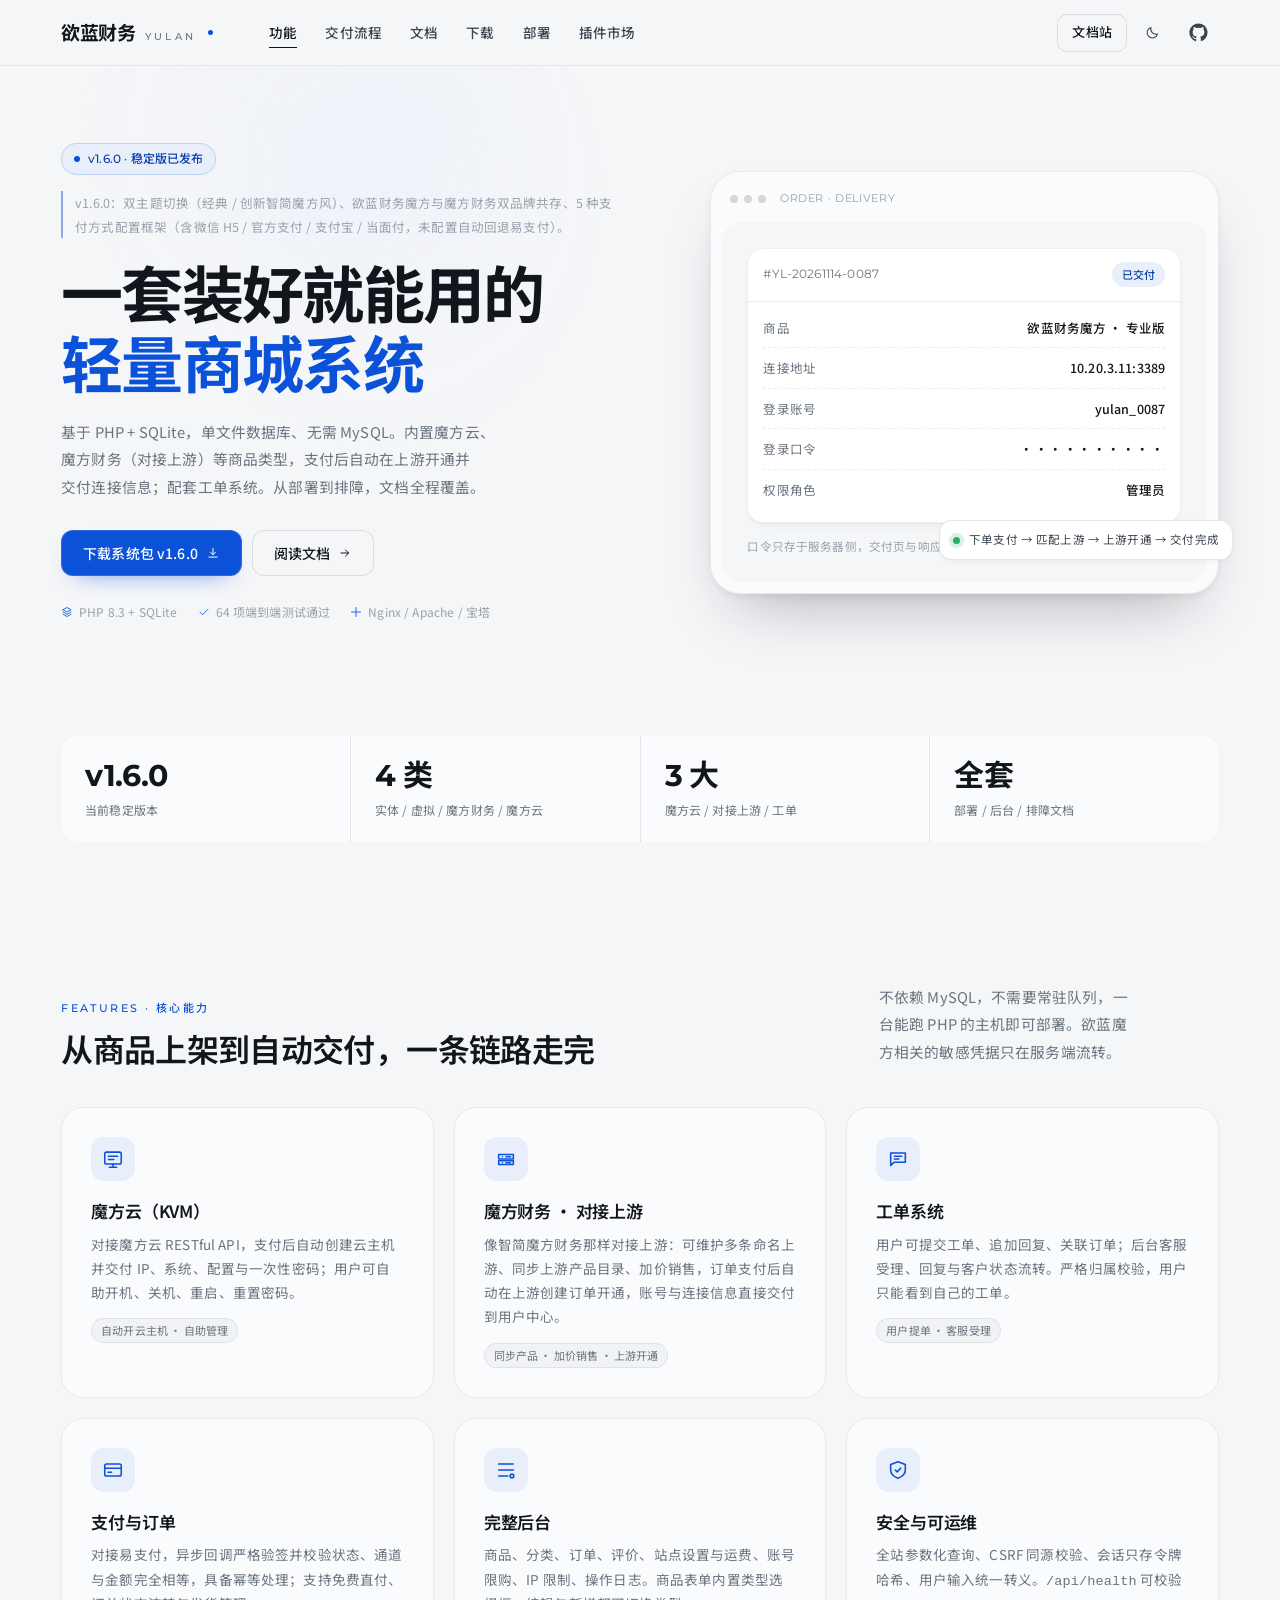
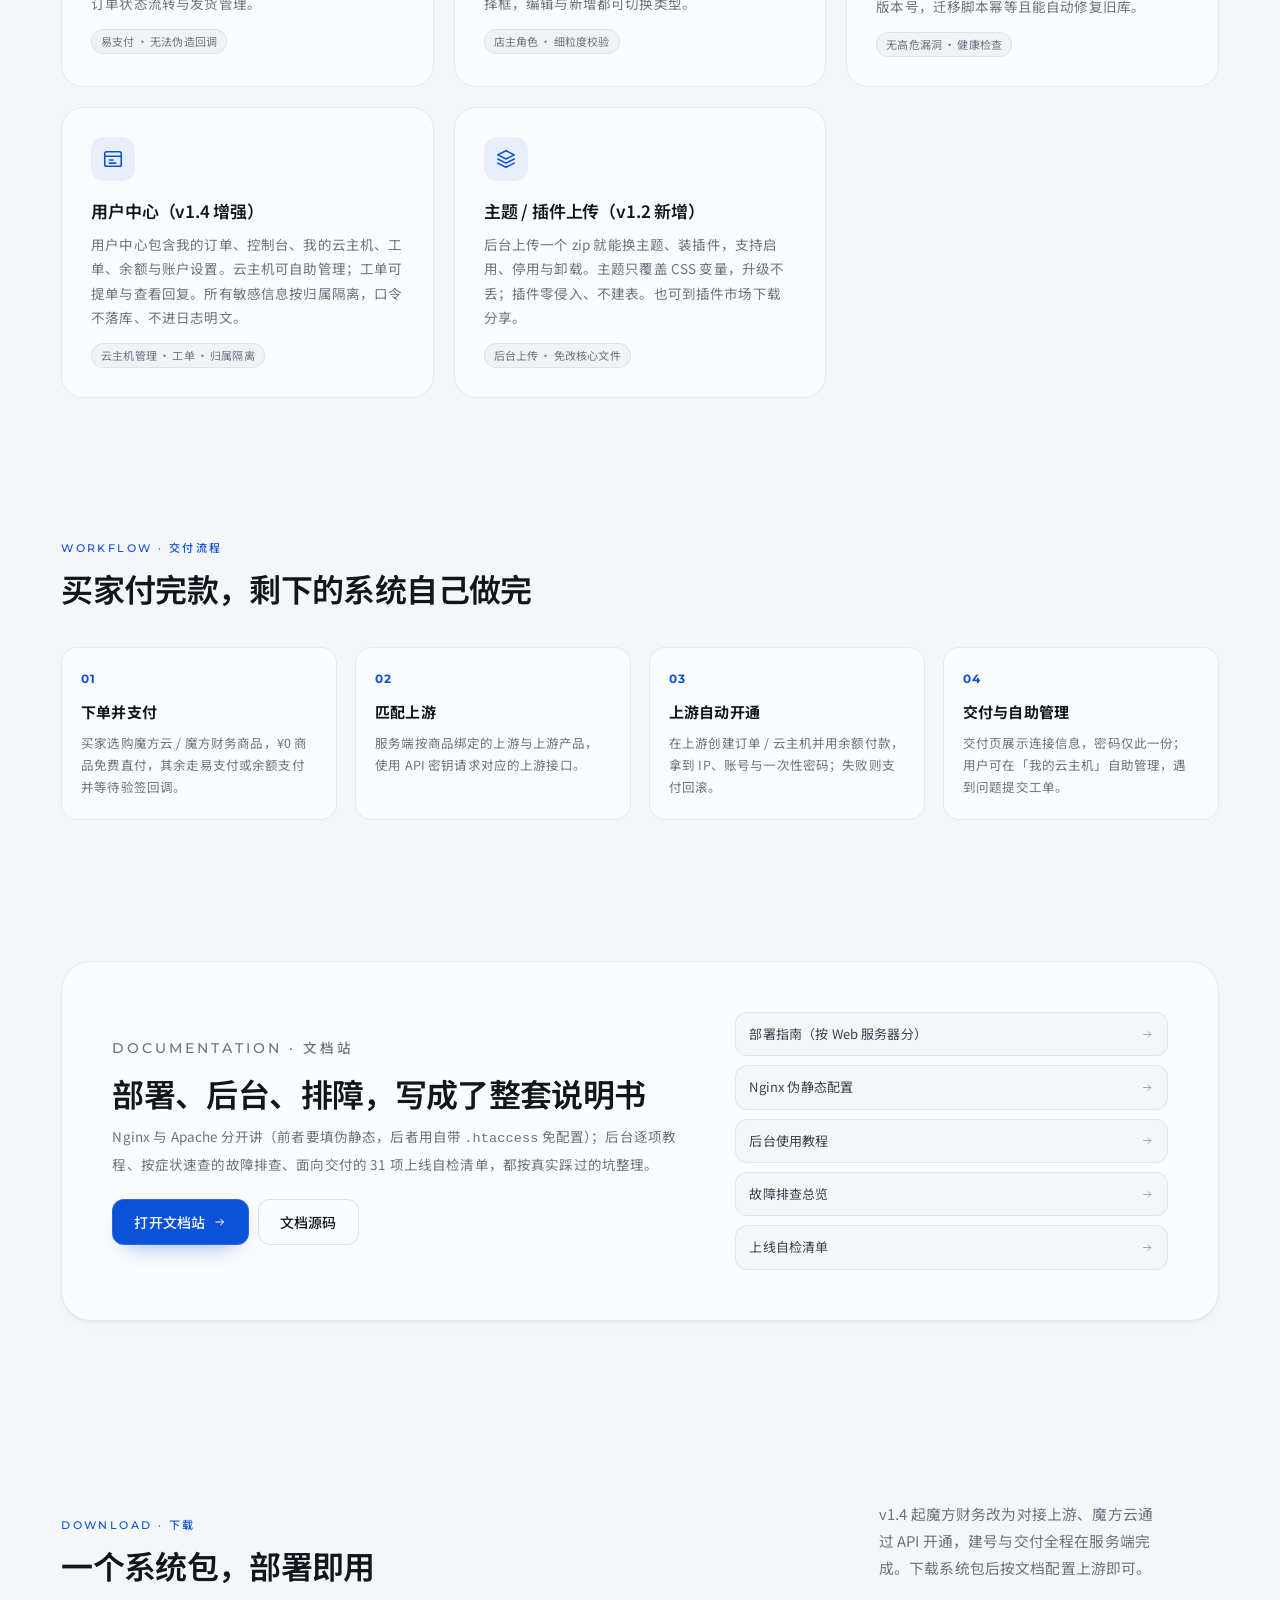
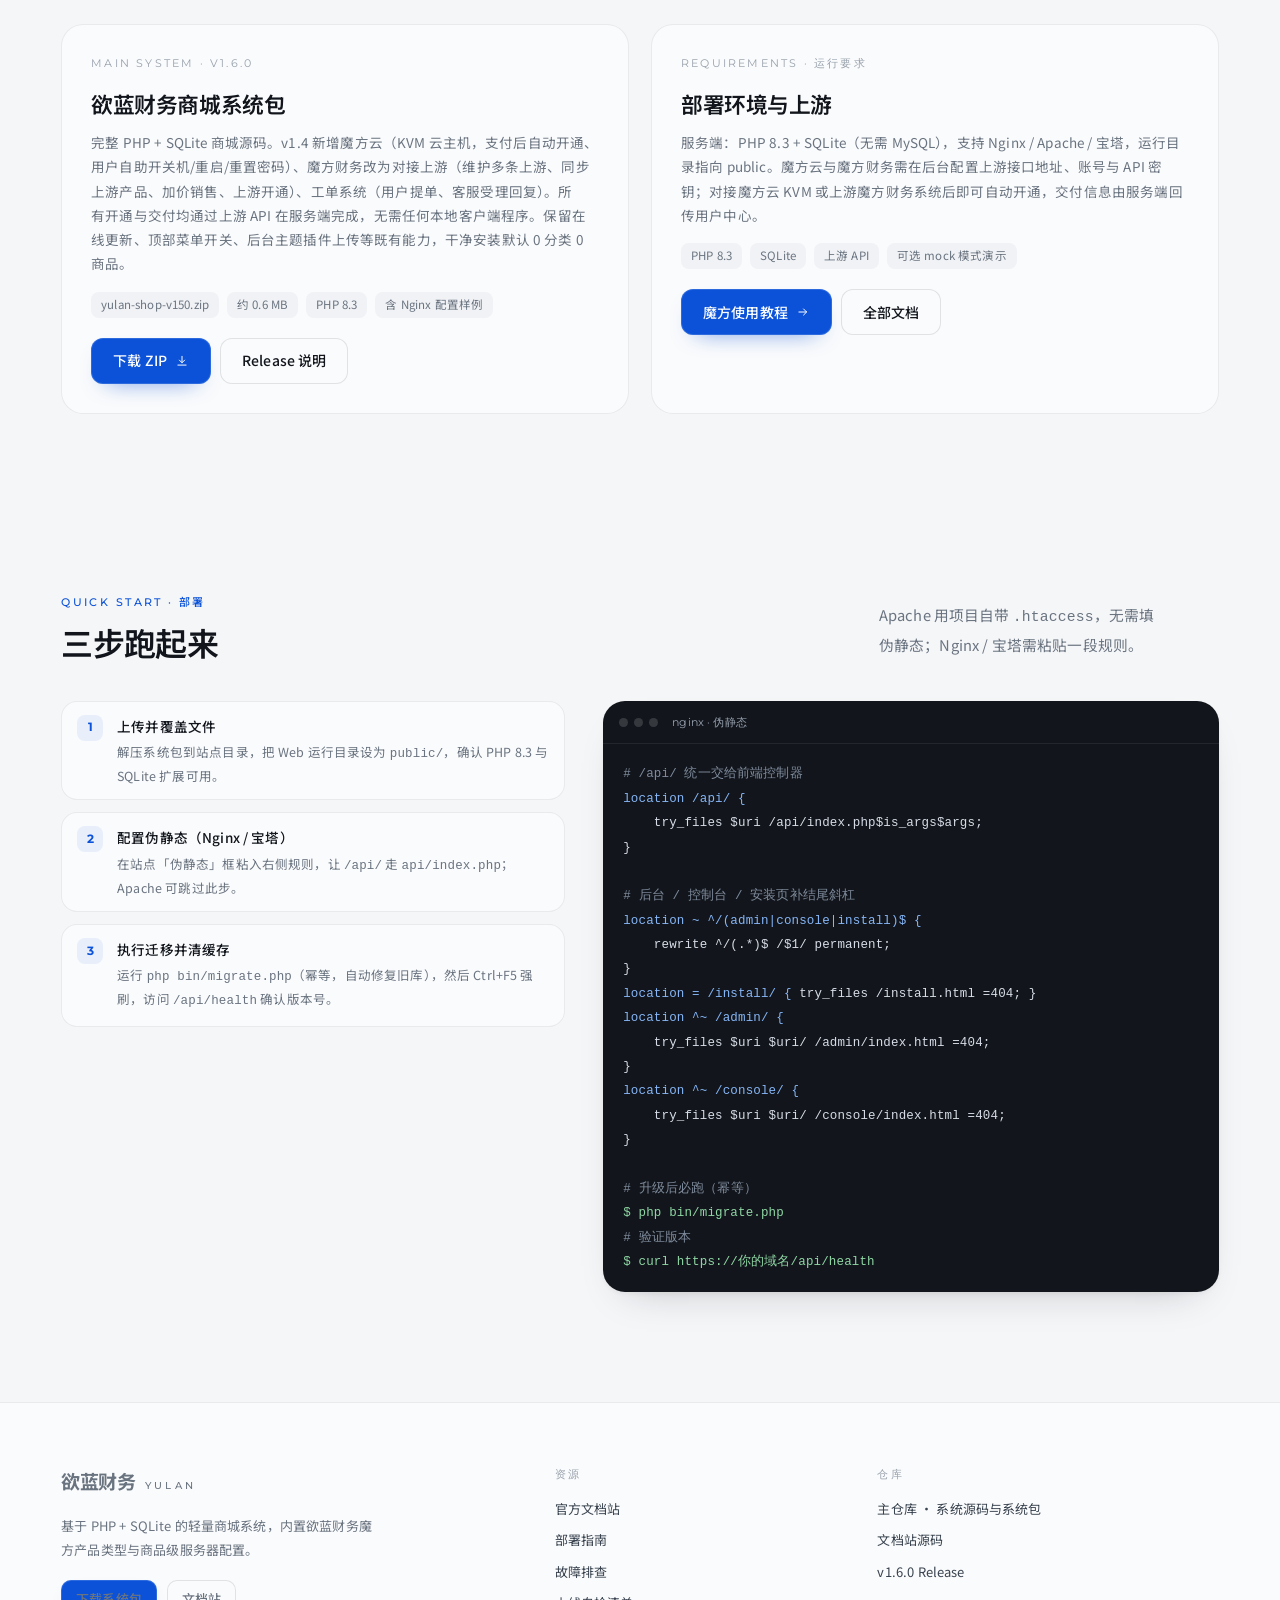
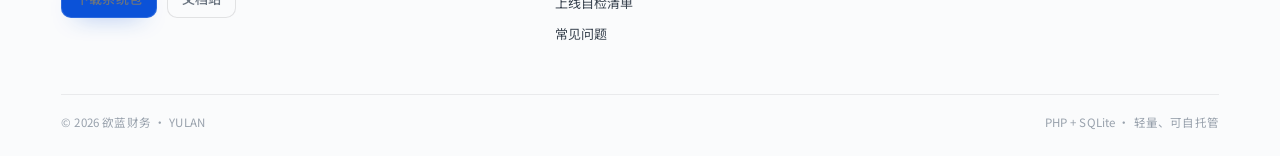
<file: index.html>
<!DOCTYPE html>
<html lang="zh-CN" data-theme="light">
<head>
<meta charset="utf-8">
<meta name="viewport" content="width=device-width, initial-scale=1">
<meta name="theme-color" content="#f5f6f8">
<title>欲蓝财务 · 轻量商城系统与欲蓝财务魔方</title>
<meta name="description" content="欲蓝财务：基于 PHP + SQLite 的轻量商城系统，内置魔方云（KVM 云主机）、魔方财务（对接上游、同步产品、加价销售）、工单系统等商品与功能模块，支付后自动在上游开通并交付。含完整后台、易支付与部署排障文档。">
<link rel="icon" href="assets/favicon.svg" type="image/svg+xml">
<link rel="stylesheet" href="assets/style.css">
<link rel="stylesheet" href="assets/home.css">
</head>
<body>

<!-- ================= 顶栏 ================= -->
<header class="head">
  <div class="head__in">
    <a class="brand" href="#top" aria-label="欲蓝财务 首页">
      <span class="brand__mark">欲蓝财务</span>
      <span class="brand__en">YULAN</span>
      <span class="brand__dot" aria-hidden="true"></span>
    </a>

    <nav class="nav" aria-label="主导航">
      <a href="#features" aria-current="page">功能</a>
      <a href="#flow">交付流程</a>
      <a href="#docs">文档</a>
      <a href="#download">下载</a>
      <a href="#deploy">部署</a>
      <a href="/market/">插件市场</a>
    </nav>

    <span class="head__spacer"></span>

    <div class="lp-nav-cta">
      <a class="btn btn--sm btn--ghost" href="https://doc.yulancloud.us.ci/" target="_blank" rel="noopener">文档站</a>
      <button class="icon-btn" data-theme-toggle type="button" aria-label="切换到暗色模式" title="暗色模式"></button>
      <a class="lp-gh" href="https://github.com/yulancloud/yulancloud" target="_blank" rel="noopener" aria-label="GitHub 主仓库" title="GitHub 主仓库">
        <svg viewBox="0 0 24 24" aria-hidden="true"><path d="M12 .5a11.5 11.5 0 0 0-3.64 22.41c.58.1.79-.25.79-.56v-2.2c-3.22.7-3.9-1.37-3.9-1.37-.53-1.34-1.29-1.7-1.29-1.7-1.05-.72.08-.7.08-.7 1.16.08 1.78 1.2 1.78 1.2 1.03 1.77 2.7 1.26 3.36.96.1-.75.4-1.26.73-1.55-2.57-.29-5.27-1.29-5.27-5.73 0-1.27.45-2.3 1.19-3.12-.12-.29-.52-1.47.11-3.06 0 0 .97-.31 3.18 1.18a11 11 0 0 1 5.8 0c2.2-1.49 3.17-1.18 3.17-1.18.63 1.59.23 2.77.12 3.06.74.82 1.18 1.85 1.18 3.12 0 4.45-2.7 5.43-5.28 5.72.42.36.79 1.06.79 2.14v3.17c0 .31.21.67.8.56A11.5 11.5 0 0 0 12 .5z"/></svg>
      </a>
    </div>
  </div>
</header>

<main id="top">

  <!-- ================= 首屏 ================= -->
  <section class="hero lp-hero">
    <div class="wrap hero__grid">
      <div class="hero__copy">
        <span class="lp-badge"><span class="lp-badge__dot" aria-hidden="true"></span>v1.6.0 · 稳定版已发布</span>
        <p class="lp-v11">v1.6.0：双主题切换（经典 / 创新智简魔方风）、欲蓝财务魔方与魔方财务双品牌共存、5 种支付方式配置框架（含微信 H5 / 官方支付 / 支付宝 / 当面付，未配置自动回退易支付）。</p>

        <h1 class="display">一套装好就能用的<br><em>轻量商城系统</em></h1>

        <p class="lede">基于 PHP + SQLite，单文件数据库、无需 MySQL。内置魔方云、魔方财务（对接上游）等商品类型，支付后自动在上游开通并交付连接信息；配套工单系统。从部署到排障，文档全程覆盖。</p>

        <div class="lp-hero__actions">
          <a class="btn btn--primary" href="https://github.com/yulancloud/yulancloud/releases/download/v1.6.0/yulan-shop-v160.zip">
            下载系统包 v1.6.0
            <svg class="ico" viewBox="0 0 24 24" aria-hidden="true"><path d="M12 4v11M7.5 10.5 12 15l4.5-4.5M5 19h14"/></svg>
          </a>
          <a class="btn btn--ghost" href="https://doc.yulancloud.us.ci/" target="_blank" rel="noopener">
            阅读文档
            <svg class="ico" viewBox="0 0 24 24" aria-hidden="true"><path d="M5 12h13M13 6.8 18.2 12 13 17.2"/></svg>
          </a>
        </div>

        <div class="lp-hero__meta">
          <span><svg class="ico" viewBox="0 0 24 24" aria-hidden="true"><path d="M4 7.5 12 3l8 4.5-8 4.5-8-4.5zM4 12l8 4.5 8-4.5M4 16.5 12 21l8-4.5"/></svg>PHP 8.3 + SQLite</span>
          <span><svg class="ico" viewBox="0 0 24 24" aria-hidden="true"><path d="M4 12.5 9 17.5 20 6.5"/></svg>64 项端到端测试通过</span>
          <span><svg class="ico" viewBox="0 0 24 24" aria-hidden="true"><path d="M12 3v18M3 12h18"/></svg>Nginx / Apache / 宝塔</span>
        </div>
      </div>

      <div class="hero__stage">
        <div class="lp-preview">
          <div class="lp-preview__bar"><i></i><i></i><i></i><span class="lp-preview__title">ORDER · DELIVERY</span></div>
          <div class="lp-preview__body">
            <div class="lp-order">
              <div class="lp-order__head">
                <span class="lp-order__no">#YL-20261114-0087</span>
                <span class="lp-pill">已交付</span>
              </div>
              <div class="lp-order__list">
                <div class="lp-order__row"><span>商品</span><span>欲蓝财务魔方 · 专业版</span></div>
                <div class="lp-order__row"><span>连接地址</span><span>10.20.3.11:3389</span></div>
                <div class="lp-order__row"><span>登录账号</span><span>yulan_0087</span></div>
                <div class="lp-order__row"><span>登录口令</span><span class="lp-order__mask">••••••••••</span></div>
                <div class="lp-order__row"><span>权限角色</span><span>管理员</span></div>
              </div>
            </div>
            <div style="margin-top:14px;font-size:11.5px;color:var(--ink-4);line-height:1.7">口令只存于服务器侧，交付页与响应体均不回显。</div>
          </div>
          <div class="lp-float"><span class="lp-float__pulse" aria-hidden="true"></span>下单支付 → 匹配上游 → 上游开通 → 交付完成</div>
        </div>
      </div>
    </div>
  </section>

  <!-- ================= 数据条 ================= -->
  <section class="section--tight">
    <div class="wrap">
      <div class="lp-stats">
        <div class="lp-stat"><div class="lp-stat__v">v1.6.0</div><div class="lp-stat__k">当前稳定版本</div></div>
        <div class="lp-stat"><div class="lp-stat__v">4 类</div><div class="lp-stat__k">实体 / 虚拟 / 魔方财务 / 魔方云</div></div>
        <div class="lp-stat"><div class="lp-stat__v">3 大</div><div class="lp-stat__k">魔方云 / 对接上游 / 工单</div></div>
        <div class="lp-stat"><div class="lp-stat__v">全套</div><div class="lp-stat__k">部署 / 后台 / 排障文档</div></div>
      </div>
    </div>
  </section>

  <!-- ================= 功能介绍 ================= -->
  <section class="section" id="features">
    <div class="wrap">
      <div class="sec-head">
        <div class="sec-head__left">
          <p class="eyebrow eyebrow--accent">FEATURES · 核心能力</p>
          <h2 class="h2">从商品上架到自动交付，一条链路走完</h2>
        </div>
        <p class="lede lp-sec-desc">不依赖 MySQL，不需要常驻队列，一台能跑 PHP 的主机即可部署。欲蓝魔方相关的敏感凭据只在服务端流转。</p>
      </div>

      <div class="lp-feats">
        <article class="lp-feat">
          <span class="lp-feat__ico"><svg viewBox="0 0 24 24" fill="none" stroke="currentColor" stroke-width="1.7" stroke-linecap="round" stroke-linejoin="round" aria-hidden="true"><rect x="3" y="4.5" width="18" height="13" rx="2"/><path d="M8 21h8M12 17.5V21M7 9h10M7 12.5h6"/></svg></span>
          <h3 class="h3">魔方云（KVM）</h3>
          <p>对接魔方云 RESTful API，支付后自动创建云主机并交付 IP、系统、配置与一次性密码；用户可自助开机、关机、重启、重置密码。</p>
          <span class="lp-feat__tag">自动开云主机 · 自助管理</span>
        </article>

        <article class="lp-feat">
          <span class="lp-feat__ico"><svg viewBox="0 0 24 24" fill="none" stroke="currentColor" stroke-width="1.7" stroke-linecap="round" stroke-linejoin="round" aria-hidden="true"><path d="M4 7h16v5H4zM4 14h16v4H4z"/><path d="M8 9.5h0M8 16h0M12 9.5h5M12 16h5"/></svg></span>
          <h3 class="h3">魔方财务 · 对接上游</h3>
          <p>像智简魔方财务那样对接上游：可维护多条命名上游、同步上游产品目录、加价销售，订单支付后自动在上游创建订单开通，账号与连接信息直接交付到用户中心。</p>
          <span class="lp-feat__tag">同步产品 · 加价销售 · 上游开通</span>
        </article>

        <article class="lp-feat">
          <span class="lp-feat__ico"><svg viewBox="0 0 24 24" fill="none" stroke="currentColor" stroke-width="1.7" stroke-linecap="round" stroke-linejoin="round" aria-hidden="true"><path d="M4 5.5h16v10H8l-4 3.5z"/><path d="M8 9h8M8 12h5"/></svg></span>
          <h3 class="h3">工单系统</h3>
          <p>用户可提交工单、追加回复、关联订单；后台客服受理、回复与客户状态流转。严格归属校验，用户只能看到自己的工单。</p>
          <span class="lp-feat__tag">用户提单 · 客服受理</span>
        </article>

        <article class="lp-feat">
          <span class="lp-feat__ico"><svg viewBox="0 0 24 24" fill="none" stroke="currentColor" stroke-width="1.7" stroke-linecap="round" stroke-linejoin="round" aria-hidden="true"><rect x="3" y="5.5" width="18" height="13" rx="2"/><path d="M3 10h18M6.5 14.5h4"/></svg></span>
          <h3 class="h3">支付与订单</h3>
          <p>对接易支付，异步回调严格验签并校验状态、通道与金额完全相等，具备幂等处理；支持免费直付、订单状态流转与发货管理。</p>
          <span class="lp-feat__tag">易支付 · 无法伪造回调</span>
        </article>

        <article class="lp-feat">
          <span class="lp-feat__ico"><svg viewBox="0 0 24 24" fill="none" stroke="currentColor" stroke-width="1.7" stroke-linecap="round" stroke-linejoin="round" aria-hidden="true"><path d="M4 5.5h16M4 12h16M4 18.5h10"/><circle cx="18.5" cy="18.5" r="2"/></svg></span>
          <h3 class="h3">完整后台</h3>
          <p>商品、分类、订单、评价、站点设置与运费、账号限购、IP 限制、操作日志。商品表单内置类型选择框，编辑与新增都可切换类型。</p>
          <span class="lp-feat__tag">店主角色 · 细粒度校验</span>
        </article>

        <article class="lp-feat">
          <span class="lp-feat__ico"><svg viewBox="0 0 24 24" fill="none" stroke="currentColor" stroke-width="1.7" stroke-linecap="round" stroke-linejoin="round" aria-hidden="true"><path d="M12 3 20 6v5.5c0 4.6-3.2 8-8 9.5-4.8-1.5-8-4.9-8-9.5V6l8-3z"/><path d="m9 12 2 2 4-4"/></svg></span>
          <h3 class="h3">安全与可运维</h3>
          <p>全站参数化查询、CSRF 同源校验、会话只存令牌哈希、用户输入统一转义。<code>/api/health</code> 可校验版本号，迁移脚本幂等且能自动修复旧库。</p>
          <span class="lp-feat__tag">无高危漏洞 · 健康检查</span>
        </article>

        <article class="lp-feat">
          <span class="lp-feat__ico"><svg viewBox="0 0 24 24" fill="none" stroke="currentColor" stroke-width="1.7" stroke-linecap="round" stroke-linejoin="round" aria-hidden="true"><rect x="3" y="4" width="18" height="16" rx="2"/><path d="M3 9h18M8 13h4M8 16.5h7"/></svg></span>
          <h3 class="h3">用户中心（v1.4 增强）</h3>
          <p>用户中心包含我的订单、控制台、我的云主机、工单、余额与账户设置。云主机可自助管理；工单可提单与查看回复。所有敏感信息按归属隔离，口令不落库、不进日志明文。</p>
          <span class="lp-feat__tag">云主机管理 · 工单 · 归属隔离</span>
        </article>

        <article class="lp-feat">
          <span class="lp-feat__ico"><svg viewBox="0 0 24 24" fill="none" stroke="currentColor" stroke-width="1.7" stroke-linecap="round" stroke-linejoin="round" aria-hidden="true"><path d="M12 3 3 7.5l9 4.5 9-4.5L12 3zM3 12l9 4.5 9-4.5M3 16.5 12 21l9-4.5"/></svg></span>
          <h3 class="h3">主题 / 插件上传（v1.2 新增）</h3>
          <p>后台上传一个 zip 就能换主题、装插件，支持启用、停用与卸载。主题只覆盖 CSS 变量，升级不丢；插件零侵入、不建表。也可到插件市场下载分享。</p>
          <span class="lp-feat__tag">后台上传 · 免改核心文件</span>
        </article>
      </div>
    </div>
  </section>

  <!-- ================= 交付流程 ================= -->
  <section class="section--tight" id="flow">
    <div class="wrap">
      <div class="sec-head">
        <div class="sec-head__left">
          <p class="eyebrow eyebrow--accent">WORKFLOW · 交付流程</p>
          <h2 class="h2">买家付完款，剩下的系统自己做完</h2>
        </div>
      </div>
        <div class="lp-flow">
        <div class="lp-step"><div class="lp-step__no">01</div><h3>下单并支付</h3><p>买家选购魔方云 / 魔方财务商品，¥0 商品免费直付，其余走易支付或余额支付并等待验签回调。</p></div>
        <div class="lp-step"><div class="lp-step__no">02</div><h3>匹配上游</h3><p>服务端按商品绑定的上游与上游产品，使用 API 密钥请求对应的上游接口。</p></div>
        <div class="lp-step"><div class="lp-step__no">03</div><h3>上游自动开通</h3><p>在上游创建订单 / 云主机并用余额付款，拿到 IP、账号与一次性密码；失败则支付回滚。</p></div>
        <div class="lp-step"><div class="lp-step__no">04</div><h3>交付与自助管理</h3><p>交付页展示连接信息，密码仅此一份；用户可在「我的云主机」自助管理，遇到问题提交工单。</p></div>
      </div>
    </div>
  </section>

  <!-- ================= 文档站 ================= -->
  <section class="section" id="docs">
    <div class="wrap">
      <div class="lp-doc">
        <div>
          <p class="eyebrow eyebrow--accent">DOCUMENTATION · 文档站</p>
          <h2 class="h2">部署、后台、排障，写成了整套说明书</h2>
          <p>Nginx 与 Apache 分开讲（前者要填伪静态，后者用自带 <code>.htaccess</code> 免配置）；后台逐项教程、按症状速查的故障排查、面向交付的 31 项上线自检清单，都按真实踩过的坑整理。</p>
          <div class="lp-doc__actions">
            <a class="btn btn--primary" href="https://doc.yulancloud.us.ci/" target="_blank" rel="noopener">打开文档站 <svg class="ico" viewBox="0 0 24 24" aria-hidden="true"><path d="M5 12h13M13 6.8 18.2 12 13 17.2"/></svg></a>
            <a class="btn btn--ghost" href="https://github.com/yulancloud/doc" target="_blank" rel="noopener">文档源码</a>
          </div>
        </div>
        <div class="lp-doc__list">
          <a href="https://doc.yulancloud.us.ci/deploy/" target="_blank" rel="noopener">部署指南（按 Web 服务器分）<svg class="ico" viewBox="0 0 24 24" aria-hidden="true"><path d="M5 12h13M13 6.8 18.2 12 13 17.2"/></svg></a>
          <a href="https://doc.yulancloud.us.ci/deploy/nginx/" target="_blank" rel="noopener">Nginx 伪静态配置<svg class="ico" viewBox="0 0 24 24" aria-hidden="true"><path d="M5 12h13M13 6.8 18.2 12 13 17.2"/></svg></a>
          <a href="https://doc.yulancloud.us.ci/admin/" target="_blank" rel="noopener">后台使用教程<svg class="ico" viewBox="0 0 24 24" aria-hidden="true"><path d="M5 12h13M13 6.8 18.2 12 13 17.2"/></svg></a>
          <a href="https://doc.yulancloud.us.ci/troubleshoot/" target="_blank" rel="noopener">故障排查总览<svg class="ico" viewBox="0 0 24 24" aria-hidden="true"><path d="M5 12h13M13 6.8 18.2 12 13 17.2"/></svg></a>
          <a href="https://doc.yulancloud.us.ci/deploy/checklist/" target="_blank" rel="noopener">上线自检清单<svg class="ico" viewBox="0 0 24 24" aria-hidden="true"><path d="M5 12h13M13 6.8 18.2 12 13 17.2"/></svg></a>
        </div>
      </div>
    </div>
  </section>

  <!-- ================= 下载 ================= -->
  <section class="section" id="download">
    <div class="wrap">
      <div class="sec-head">
        <div class="sec-head__left">
          <p class="eyebrow eyebrow--accent">DOWNLOAD · 下载</p>
          <h2 class="h2">一个系统包，部署即用</h2>
        </div>
        <p class="lede lp-sec-desc">v1.4 起魔方财务改为对接上游、魔方云通过 API 开通，建号与交付全程在服务端完成。下载系统包后按文档配置上游即可。</p>
      </div>

      <div class="lp-cards">
        <article class="lp-card">
          <div class="lp-card__k">MAIN SYSTEM · v1.6.0</div>
          <h3>欲蓝财务商城系统包</h3>
          <p>完整 PHP + SQLite 商城源码。v1.4 新增魔方云（KVM 云主机，支付后自动开通、用户自助开关机/重启/重置密码）、魔方财务改为对接上游（维护多条上游、同步上游产品、加价销售、上游开通）、工单系统（用户提单、客服受理回复）。所有开通与交付均通过上游 API 在服务端完成，无需任何本地客户端程序。保留在线更新、顶部菜单开关、后台主题插件上传等既有能力，干净安装默认 0 分类 0 商品。</p>
          <div class="lp-card__meta"><span>yulan-shop-v150.zip</span><span>约 0.6 MB</span><span>PHP 8.3</span><span>含 Nginx 配置样例</span></div>
          <div class="lp-card__actions">
            <a class="btn btn--primary" href="https://github.com/yulancloud/yulancloud/releases/download/v1.6.0/yulan-shop-v160.zip">下载 ZIP <svg class="ico" viewBox="0 0 24 24" aria-hidden="true"><path d="M12 4v11M7.5 10.5 12 15l4.5-4.5M5 19h14"/></svg></a>
            <a class="btn btn--ghost" href="https://github.com/yulancloud/yulancloud/releases/tag/v1.6.0" target="_blank" rel="noopener">Release 说明</a>
          </div>
        </article>

        <article class="lp-card">
          <div class="lp-card__k">REQUIREMENTS · 运行要求</div>
          <h3>部署环境与上游</h3>
          <p>服务端：PHP 8.3 + SQLite（无需 MySQL），支持 Nginx / Apache / 宝塔，运行目录指向 public。魔方云与魔方财务需在后台配置上游接口地址、账号与 API 密钥；对接魔方云 KVM 或上游魔方财务系统后即可自动开通，交付信息由服务端回传用户中心。</p>
          <div class="lp-card__meta"><span>PHP 8.3</span><span>SQLite</span><span>上游 API</span><span>可选 mock 模式演示</span></div>
          <div class="lp-card__actions">
            <a class="btn btn--primary" href="https://doc.yulancloud.us.ci/yulan-guide/" target="_blank" rel="noopener">魔方使用教程 <svg class="ico" viewBox="0 0 24 24" aria-hidden="true"><path d="M5 12h13M13 6.8 18.2 12 13 17.2"/></svg></a>
            <a class="btn btn--ghost" href="https://doc.yulancloud.us.ci/" target="_blank" rel="noopener">全部文档</a>
          </div>
        </article>
      </div>
    </div>
  </section>

  <!-- ================= 部署 ================= -->
  <section class="section" id="deploy">
    <div class="wrap">
      <div class="sec-head">
        <div class="sec-head__left">
          <p class="eyebrow eyebrow--accent">QUICK START · 部署</p>
          <h2 class="h2">三步跑起来</h2>
        </div>
        <p class="lede lp-sec-desc">Apache 用项目自带 <code>.htaccess</code>，无需填伪静态；Nginx / 宝塔需粘贴一段规则。</p>
      </div>

      <div class="lp-deploy">
        <div class="lp-steps">
          <div class="lp-steps__i"><span class="lp-steps__n">1</span><div><div class="lp-steps__t">上传并覆盖文件</div><div class="lp-steps__d">解压系统包到站点目录，把 Web 运行目录设为 <code>public/</code>，确认 PHP 8.3 与 SQLite 扩展可用。</div></div></div>
          <div class="lp-steps__i"><span class="lp-steps__n">2</span><div><div class="lp-steps__t">配置伪静态（Nginx / 宝塔）</div><div class="lp-steps__d">在站点「伪静态」框粘入右侧规则，让 <code>/api/</code> 走 <code>api/index.php</code>；Apache 可跳过此步。</div></div></div>
          <div class="lp-steps__i"><span class="lp-steps__n">3</span><div><div class="lp-steps__t">执行迁移并清缓存</div><div class="lp-steps__d">运行 <code>php bin/migrate.php</code>（幂等，自动修复旧库），然后 Ctrl+F5 强刷，访问 <code>/api/health</code> 确认版本号。</div></div></div>
        </div>

        <div class="lp-code">
          <div class="lp-code__bar"><i></i><i></i><i></i><span>nginx · 伪静态</span></div>
<pre><span class="c"># /api/ 统一交给前端控制器</span>
<span class="b">location /api/ {</span>
    try_files $uri /api/index.php$is_args$args;
}

<span class="c"># 后台 / 控制台 / 安装页补结尾斜杠</span>
<span class="b">location ~ ^/(admin|console|install)$ {</span>
    rewrite ^/(.*)$ /$1/ permanent;
}
<span class="b">location = /install/ {</span> try_files /install.html =404; }
<span class="b">location ^~ /admin/ {</span>
    try_files $uri $uri/ /admin/index.html =404;
}
<span class="b">location ^~ /console/ {</span>
    try_files $uri $uri/ /console/index.html =404;
}

<span class="c"># 升级后必跑（幂等）</span>
<span class="g">$ php bin/migrate.php</span>
<span class="c"># 验证版本</span>
<span class="g">$ curl https://你的域名/api/health</span></pre>
        </div>
      </div>
    </div>
  </section>

</main>

<!-- ================= 页脚 ================= -->
<footer class="foot">
  <div class="wrap">
    <div class="foot__grid">
      <div>
        <a class="brand" href="#top">
          <span class="brand__mark">欲蓝财务</span>
          <span class="brand__en">YULAN</span>
        </a>
        <p style="margin:16px 0 0;font-size:13px;color:var(--ink-3);line-height:1.85;max-width:320px">基于 PHP + SQLite 的轻量商城系统，内置欲蓝财务魔方产品类型与商品级服务器配置。</p>
        <div class="lp-foot-cta">
          <a class="btn btn--sm btn--primary" href="https://github.com/yulancloud/yulancloud/releases/download/v1.6.0/yulan-shop-v160.zip">下载系统包</a>
          <a class="btn btn--sm btn--ghost" href="https://doc.yulancloud.us.ci/" target="_blank" rel="noopener">文档站</a>
        </div>
      </div>
      <div>
        <h4>资源</h4>
        <div class="lp-foot-links">
          <a href="https://doc.yulancloud.us.ci/" target="_blank" rel="noopener">官方文档站</a>
          <a href="https://doc.yulancloud.us.ci/deploy/" target="_blank" rel="noopener">部署指南</a>
          <a href="https://doc.yulancloud.us.ci/troubleshoot/" target="_blank" rel="noopener">故障排查</a>
          <a href="https://doc.yulancloud.us.ci/deploy/checklist/" target="_blank" rel="noopener">上线自检清单</a>
          <a href="https://doc.yulancloud.us.ci/faq/" target="_blank" rel="noopener">常见问题</a>
        </div>
      </div>
      <div>
        <h4>仓库</h4>
        <div class="lp-foot-links">
          <a href="https://github.com/yulancloud/yulancloud" target="_blank" rel="noopener">主仓库 · 系统源码与系统包</a>
          <a href="https://github.com/yulancloud/doc" target="_blank" rel="noopener">文档站源码</a>
          <a href="https://github.com/yulancloud/yulancloud/releases/tag/v1.6.0" target="_blank" rel="noopener">v1.6.0 Release</a>
        </div>
      </div>
    </div>
    <div class="foot__bottom">
      <span>© 2026 欲蓝财务 · YULAN</span>
      <span>PHP + SQLite · 轻量、可自托管</span>
    </div>
  </div>
</footer>

<script>
(function () {
  var root = document.documentElement;
  var MOON = '<svg class="ico" viewBox="0 0 24 24" aria-hidden="true"><path d="M20 14.5A8.5 8.5 0 0 1 9.5 4a8.5 8.5 0 1 0 10.5 10.5z"/></svg>';
  var SUN = '<svg class="ico" viewBox="0 0 24 24" aria-hidden="true"><circle cx="12" cy="12" r="4.2"/><path d="M12 2.6v2M12 19.4v2M2.6 12h2M19.4 12h2M5.3 5.3l1.4 1.4M17.3 17.3l1.4 1.4M18.7 5.3l-1.4 1.4M6.7 17.3l-1.4 1.4"/></svg>';
  function preferred() {
    try { var s = localStorage.getItem('yulan-theme'); if (s === 'dark' || s === 'light') return s; } catch (e) {}
    return window.matchMedia && window.matchMedia('(prefers-color-scheme: dark)').matches ? 'dark' : 'light';
  }
  function apply(t) {
    root.setAttribute('data-theme', t);
    var meta = document.querySelector('meta[name="theme-color"]');
    if (meta) meta.setAttribute('content', t === 'dark' ? '#11141a' : '#f5f6f8');
    document.querySelectorAll('[data-theme-toggle]').forEach(function (b) {
      b.innerHTML = t === 'dark' ? SUN : MOON;
      b.setAttribute('aria-label', t === 'dark' ? '切换到亮色模式' : '切换到暗色模式');
      b.setAttribute('title', t === 'dark' ? '亮色模式' : '暗色模式');
    });
  }
  apply(preferred());
  document.addEventListener('click', function (e) {
    var b = e.target.closest('[data-theme-toggle]');
    if (!b) return;
    var next = root.getAttribute('data-theme') === 'dark' ? 'light' : 'dark';
    apply(next);
    try { localStorage.setItem('yulan-theme', next); } catch (err) {}
  });
})();
</script>
</body>
</html>
</file>
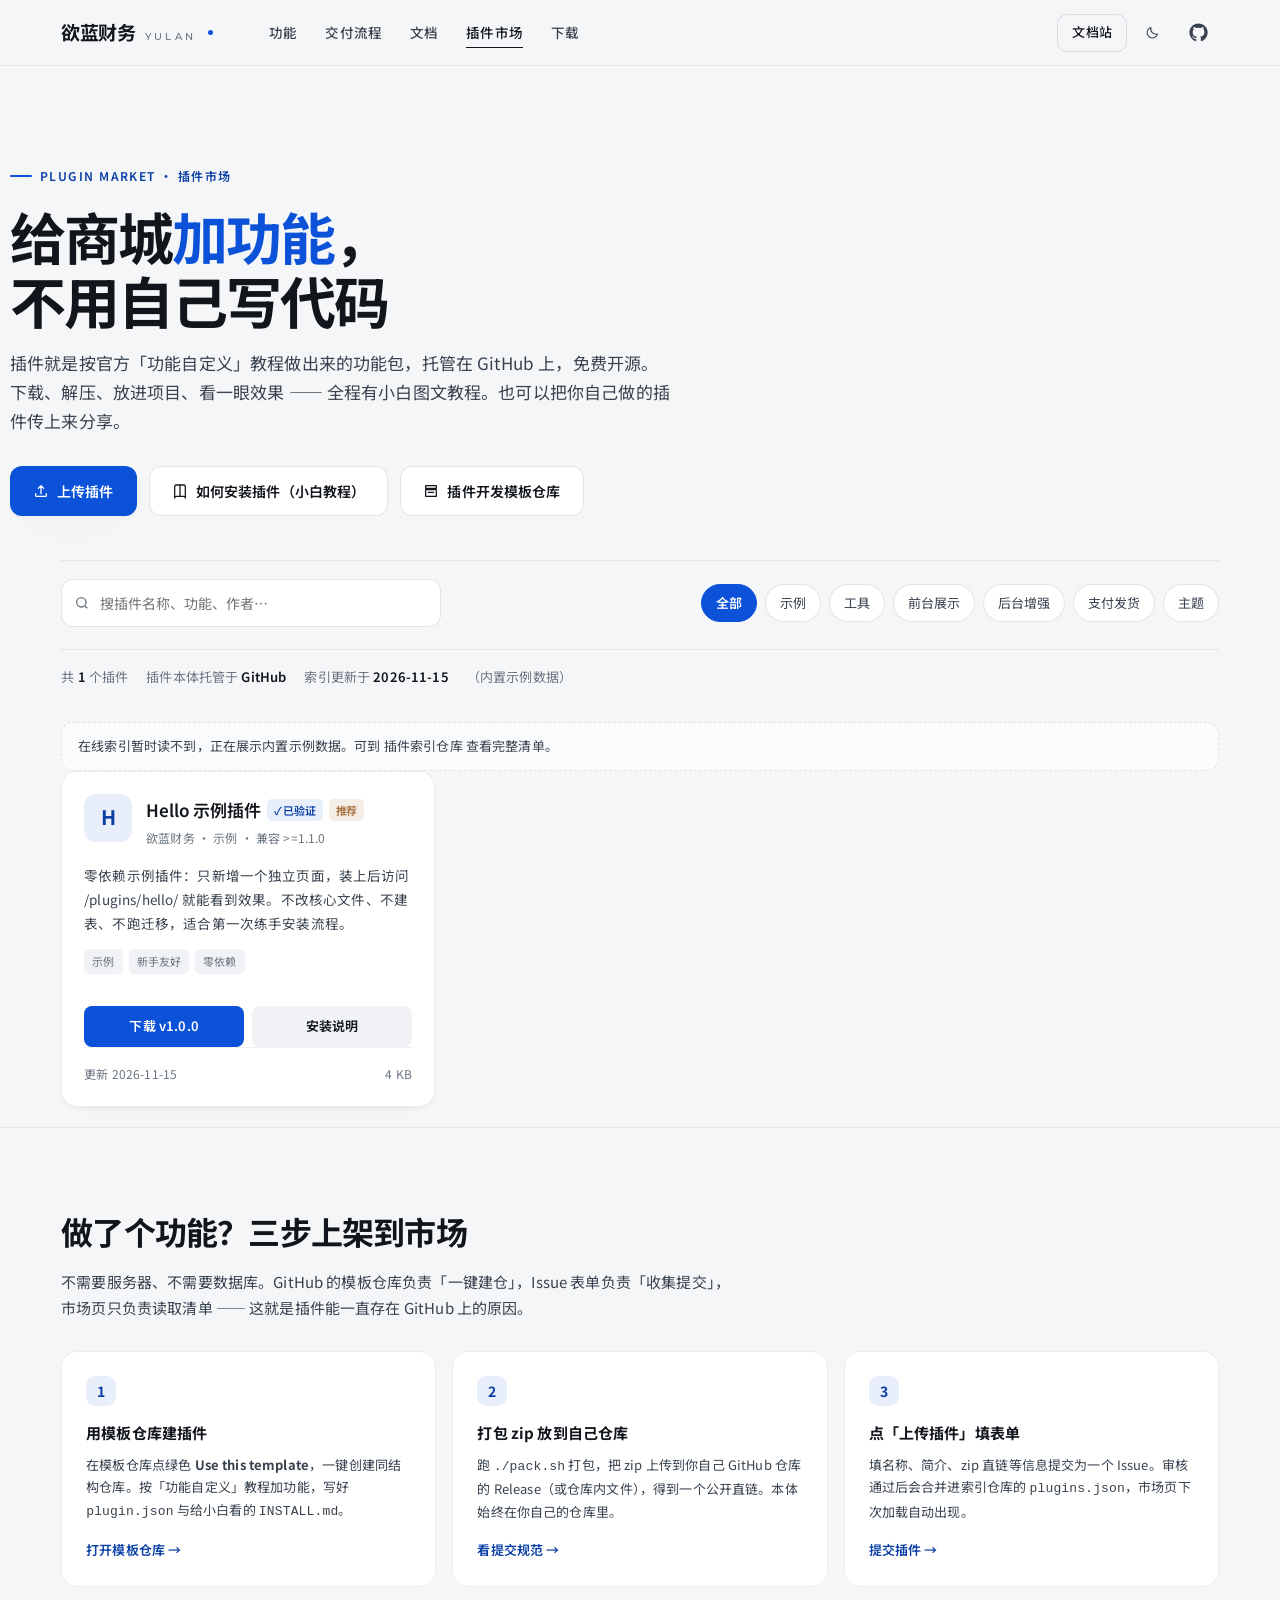
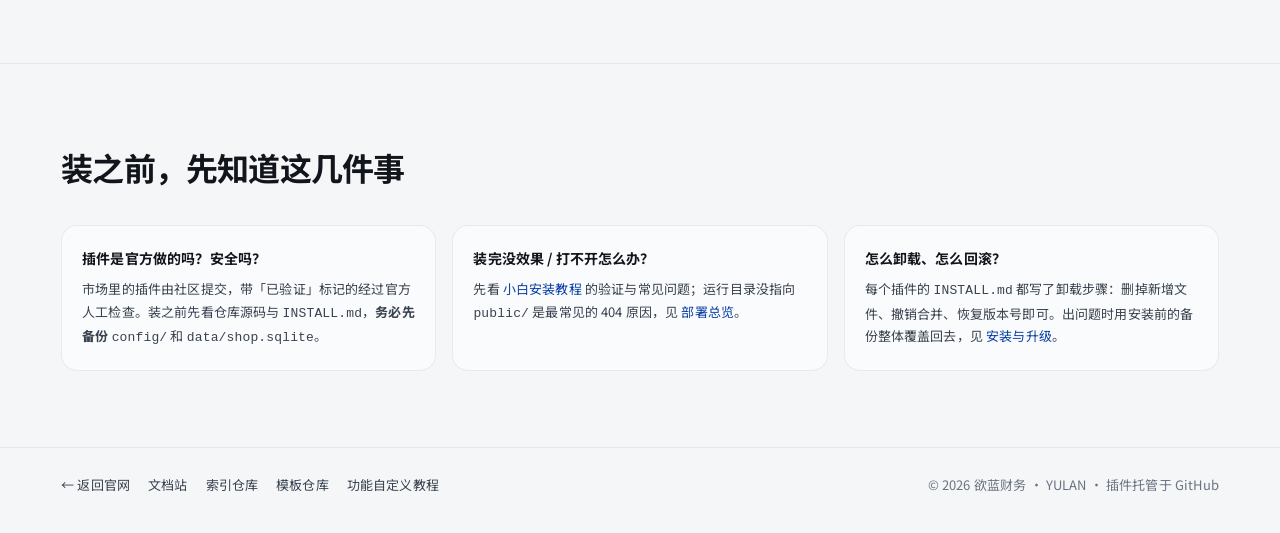
<file: market/index.html>
<!DOCTYPE html>
<html lang="zh-CN" data-theme="light">
<head>
<meta charset="utf-8">
<meta name="viewport" content="width=device-width, initial-scale=1">
<meta name="theme-color" content="#f5f6f8">
<title>插件市场 · 欲蓝财务</title>
<meta name="description" content="欲蓝财务插件市场：下载、安装、上传插件。插件本体托管在 GitHub，基于开发者「功能自定义」教程打包，附小白安装教程。">
<link rel="icon" href="../assets/favicon.svg" type="image/svg+xml">
<link rel="stylesheet" href="../assets/style.css">
<link rel="stylesheet" href="../assets/home.css">
<style>
  .mk-wrap { max-width: var(--max); margin: 0 auto; padding: 0 var(--gutter); }
  .mk-hero { padding: clamp(48px, 8vw, 92px) 0 clamp(28px, 4vw, 44px); }
  .mk-eyebrow { display: inline-flex; align-items: center; gap: 8px; font-size: 12px; font-weight: var(--w-semi);
    letter-spacing: .12em; text-transform: uppercase; color: var(--accent-ink); margin-bottom: 18px; }
  .mk-eyebrow::before { content: ''; width: 22px; height: 2px; background: var(--accent); border-radius: 2px; }
  .mk-hero h1 { font-size: clamp(32px, 6vw, 56px); line-height: 1.14; letter-spacing: -.035em; margin: 0 0 16px; font-weight: var(--w-strong); }
  .mk-hero h1 em { font-style: normal; color: var(--accent); }
  .mk-hero p { max-width: 660px; font-size: clamp(15px, 1.6vw, 17px); color: var(--ink-2); margin: 0 0 30px; }
  .mk-hero__actions { display: flex; flex-wrap: wrap; gap: 12px; align-items: center; }
  .mk-btn { display: inline-flex; align-items: center; justify-content: center; gap: 8px;
    padding: 12px 22px; border-radius: var(--r-sm); font-size: 14px; font-weight: var(--w-semi);
    text-decoration: none; cursor: pointer; border: 1px solid transparent; transition: transform .2s var(--ease), box-shadow .2s var(--ease); }
  .mk-btn:hover { transform: translateY(-2px); }
  .mk-btn--primary { background: var(--accent); color: #fff; box-shadow: var(--sh-2); }
  .mk-btn--ghost { background: var(--surface-2); color: var(--ink-1); border-color: var(--hair-2); }
  .mk-btn svg { width: 16px; height: 16px; fill: none; stroke: currentColor; stroke-width: 1.9; stroke-linecap: round; stroke-linejoin: round; }

  .mk-toolbar { display: flex; flex-wrap: wrap; gap: 14px; align-items: center; justify-content: space-between;
    padding: 18px 0 22px; border-top: 1px solid var(--hair); border-bottom: 1px solid var(--hair); }
  .mk-search { position: relative; flex: 1 1 280px; max-width: 380px; }
  .mk-search input { width: 100%; padding: 11px 14px 11px 38px; font-size: 14px; font-family: inherit;
    color: var(--ink-1); background: var(--surface-2); border: 1px solid var(--hair-2);
    border-radius: var(--r-sm); outline: none; transition: border-color .2s, box-shadow .2s; }
  .mk-search input:focus { border-color: var(--accent); box-shadow: 0 0 0 3px var(--accent-soft); }
  .mk-search svg { position: absolute; left: 13px; top: 50%; transform: translateY(-50%); width: 16px; height: 16px;
    fill: none; stroke: var(--ink-3); stroke-width: 2; }
  .mk-chips { display: flex; flex-wrap: wrap; gap: 8px; }
  .mk-chip { padding: 7px 14px; font-size: 13px; border-radius: 999px; cursor: pointer;
    background: var(--surface-2); color: var(--ink-2); border: 1px solid var(--hair-2); font-family: inherit;
    transition: all .18s var(--ease); }
  .mk-chip:hover { color: var(--accent-ink); border-color: var(--accent); }
  .mk-chip.is-on { background: var(--accent); border-color: var(--accent); color: #fff; font-weight: var(--w-semi); }
  .mk-meta { display: flex; flex-wrap: wrap; gap: 18px; align-items: center; padding: 16px 0 26px;
    font-size: 13px; color: var(--ink-3); }
  .mk-meta strong { color: var(--ink-1); font-weight: var(--w-semi); }

  .mk-grid { display: grid; grid-template-columns: repeat(auto-fill, minmax(310px, 1fr)); gap: 18px; padding-bottom: 20px; }
  .mk-card { display: flex; flex-direction: column; background: var(--surface-2); border: 1px solid var(--hair);
    border-radius: var(--r-md); box-shadow: var(--sh-1); padding: 22px; transition: transform .25s var(--ease), box-shadow .25s var(--ease), border-color .25s; }
  .mk-card:hover { transform: translateY(-3px); box-shadow: var(--sh-2); border-color: var(--hair-3); }
  .mk-card__top { display: flex; gap: 14px; align-items: flex-start; }
  .mk-card__icon { flex: 0 0 48px; width: 48px; height: 48px; border-radius: var(--r-sm);
    background: var(--accent-soft); display: grid; place-items: center; overflow: hidden;
    color: var(--accent-ink); font-weight: var(--w-strong); font-size: 20px; }
  .mk-card__icon img { width: 100%; height: 100%; object-fit: contain; }
  .mk-card__title { font-size: 17px; font-weight: var(--w-semi); letter-spacing: -.01em; margin: 1px 0 4px; }
  .mk-card__by { font-size: 12px; color: var(--ink-3); }
  .mk-badge { display: inline-flex; align-items: center; gap: 4px; font-size: 11px; font-weight: var(--w-semi);
    color: var(--accent-ink); background: var(--accent-soft); border-radius: 5px; padding: 2px 7px; margin-left: 6px; vertical-align: 2px; }
  .mk-badge--hot { color: var(--warm); background: color-mix(in srgb, var(--warm) 12%, transparent); }
  .mk-card__desc { font-size: 13.5px; color: var(--ink-2); line-height: 1.75; margin: 16px 0 14px; flex: 1; }
  .mk-tags { display: flex; flex-wrap: wrap; gap: 6px; margin-bottom: 18px; }
  .mk-tag { font-size: 11px; color: var(--ink-3); background: var(--surface-3); border-radius: 5px; padding: 3px 8px; }
  .mk-card__foot { display: flex; align-items: center; justify-content: space-between; gap: 10px;
    padding-top: 16px; border-top: 1px solid var(--hair); font-size: 12px; color: var(--ink-3); }
  .mk-card__links { display: flex; gap: 8px; margin-top: 14px; }
  .mk-card__links a { flex: 1; text-align: center; padding: 9px 10px; border-radius: var(--r-xs); font-size: 13px;
    font-weight: var(--w-semi); text-decoration: none; }
  .mk-card__links a.dl { background: var(--accent); color: #fff; }
  .mk-card__links a.dl:hover { filter: brightness(1.08); }
  .mk-card__links a.doc { background: var(--surface-3); color: var(--ink-1); }
  .mk-card__links a.doc:hover { background: var(--surface-4); }

  .mk-empty { grid-column: 1 / -1; text-align: center; padding: 64px 20px; color: var(--ink-3); }
  .mk-empty h3 { color: var(--ink-1); font-size: 18px; margin: 0 0 8px; }
  .mk-note { margin: 8px 0 0; padding: 12px 16px; border-radius: var(--r-sm); font-size: 13px;
    background: var(--surface-1); border: 1px dashed var(--hair-2); color: var(--ink-2); }

  .mk-sec { padding: clamp(44px, 7vw, 76px) 0; border-top: 1px solid var(--hair); }
  .mk-sec__head { margin-bottom: 30px; }
  .mk-sec__head h2 { font-size: clamp(23px, 3.4vw, 32px); letter-spacing: -.025em; margin: 0 0 10px; }
  .mk-sec__head p { color: var(--ink-2); margin: 0; max-width: 680px; }
  .mk-steps { display: grid; grid-template-columns: repeat(auto-fit, minmax(250px, 1fr)); gap: 16px; }
  .mk-step { background: var(--surface-2); border: 1px solid var(--hair); border-radius: var(--r-md); padding: 24px; }
  .mk-step__n { display: grid; place-items: center; width: 30px; height: 30px; border-radius: 9px;
    background: var(--accent-soft); color: var(--accent-ink); font-weight: var(--w-strong); font-size: 14px; margin-bottom: 14px; }
  .mk-step h3 { font-size: 15px; margin: 0 0 8px; }
  .mk-step p { font-size: 13px; color: var(--ink-2); margin: 0 0 12px; line-height: 1.75; }
  .mk-step a { font-size: 13px; color: var(--accent-ink); text-decoration: none; font-weight: var(--w-semi); }
  .mk-step a:hover { text-decoration: underline; }
  .mk-faq { display: grid; grid-template-columns: repeat(auto-fit, minmax(260px, 1fr)); gap: 16px; }
  .mk-faq div { padding: 20px; border-radius: var(--r-md); background: var(--surface-1); border: 1px solid var(--hair); }
  .mk-faq h3 { font-size: 14px; margin: 0 0 8px; }
  .mk-faq p { font-size: 13px; color: var(--ink-2); margin: 0; line-height: 1.75; }
  .mk-faq a { color: var(--accent-ink); }
  .mk-foot { border-top: 1px solid var(--hair); padding: 26px 0 40px; font-size: 13px; color: var(--ink-3); }
  .mk-foot__row { display: flex; flex-wrap: wrap; gap: 18px; align-items: center; }
  .mk-foot a { color: var(--ink-2); text-decoration: none; }
  .mk-foot a:hover { color: var(--accent-ink); }
  .mk-foot__copy { margin-left: auto; }
  @media (max-width: 640px) { .mk-foot__copy { margin-left: 0; } .mk-grid { grid-template-columns: 1fr; } }
</style>
</head>
<body>

<!-- ================= 顶栏（与官网一致） ================= -->
<header class="head">
  <div class="head__in">
    <a class="brand" href="../" aria-label="欲蓝财务 首页">
      <span class="brand__mark">欲蓝财务</span>
      <span class="brand__en">YULAN</span>
      <span class="brand__dot" aria-hidden="true"></span>
    </a>
    <nav class="nav" aria-label="主导航">
      <a href="../#features">功能</a>
      <a href="../#flow">交付流程</a>
      <a href="../#docs">文档</a>
      <a href="./" aria-current="page">插件市场</a>
      <a href="../#download">下载</a>
    </nav>
    <span class="head__spacer"></span>
    <div class="lp-nav-cta">
      <a class="btn btn--sm btn--ghost" href="https://doc.yulancloud.us.ci/" target="_blank" rel="noopener">文档站</a>
      <button class="icon-btn" data-theme-toggle type="button" aria-label="切换到暗色模式" title="暗色模式"></button>
      <a class="lp-gh" href="https://github.com/yulancloud/plugins" target="_blank" rel="noopener" aria-label="插件索引仓库" title="插件索引仓库">
        <svg viewBox="0 0 24 24" aria-hidden="true"><path d="M12 .5a11.5 11.5 0 0 0-3.64 22.41c.58.1.79-.25.79-.56v-2.2c-3.22.7-3.9-1.37-3.9-1.37-.53-1.34-1.29-1.7-1.29-1.7-1.05-.72.08-.7.08-.7 1.16.08 1.78 1.2 1.78 1.2 1.04 1.78 2.73 1.27 3.4.97.1-.75.4-1.27.73-1.56-2.57-.29-5.27-1.29-5.27-5.73 0-1.27.45-2.3 1.19-3.11-.12-.29-.52-1.46.11-3.05 0 0 .97-.31 3.18 1.18a11 11 0 0 1 5.8 0c2.2-1.49 3.17-1.18 3.17-1.18.63 1.59.23 2.76.11 3.05.74.81 1.19 1.84 1.19 3.11 0 4.45-2.71 5.43-5.29 5.72.42.36.79 1.07.79 2.16v3.2c0 .31.21.67.8.56A11.5 11.5 0 0 0 12 .5z"/></svg>
      </a>
    </div>
  </div>
</header>

<main>
  <!-- ================= Hero ================= -->
  <section class="mk-wrap mk-hero">
    <span class="mk-eyebrow">Plugin Market · 插件市场</span>
    <h1>给商城<em>加功能</em>，<br>不用自己写代码</h1>
    <p>插件就是按官方「功能自定义」教程做出来的功能包，托管在 GitHub 上，免费开源。下载、解压、放进项目、看一眼效果 —— 全程有小白图文教程。也可以把你自己做的插件传上来分享。</p>
    <div class="mk-hero__actions">
      <a class="mk-btn mk-btn--primary" id="submitBtn" href="https://github.com/yulancloud/plugins/issues/new?template=plugin-submit.yml" target="_blank" rel="noopener">
        <svg viewBox="0 0 24 24"><path d="M12 16V4m0 0L8 8m4-4 4 4M4 16v3a1 1 0 0 0 1 1h14a1 1 0 0 0 1-1v-3"/></svg>
        上传插件
      </a>
      <a class="mk-btn mk-btn--ghost" href="https://doc.yulancloud.us.ci/plugins/install" target="_blank" rel="noopener">
        <svg viewBox="0 0 24 24"><path d="M4 5.5A2.5 2.5 0 0 1 6.5 3H12v17H6.5A2.5 2.5 0 0 0 4 22.5zM20 5.5A2.5 2.5 0 0 0 17.5 3H12v17h5.5a2.5 2.5 0 0 1 2.5 2.5z"/></svg>
        如何安装插件（小白教程）
      </a>
      <a class="mk-btn mk-btn--ghost" href="https://github.com/yulancloud/plugin-template" target="_blank" rel="noopener">
        <svg viewBox="0 0 24 24"><path d="M4 4h16v4H4zM4 10h16v10H4zM8 14h8"/></svg>
        插件开发模板仓库
      </a>
    </div>
  </section>

  <!-- ================= 工具栏 ================= -->
  <div class="mk-wrap">
    <div class="mk-toolbar">
      <label class="mk-search">
        <svg viewBox="0 0 24 24"><circle cx="11" cy="11" r="7"/><path d="m20 20-3.5-3.5"/></svg>
        <input id="q" type="search" placeholder="搜插件名称、功能、作者…" autocomplete="off" aria-label="搜索插件">
      </label>
      <div class="mk-chips" id="chips" aria-label="按分类筛选"></div>
    </div>
    <div class="mk-meta">
      <span>共 <strong id="count">—</strong> 个插件</span>
      <span>插件本体托管于 <strong>GitHub</strong></span>
      <span>索引更新于 <strong id="updated">—</strong></span>
      <span id="srcNote"></span>
    </div>
    <p class="mk-note" id="offlineNote" hidden>在线索引暂时读不到，正在展示内置示例数据。可到 <a href="https://github.com/yulancloud/plugins" target="_blank" rel="noopener">插件索引仓库</a> 查看完整清单。</p>

    <div class="mk-grid" id="grid"><div class="mk-empty">正在读取插件索引…</div></div>
  </div>

  <!-- ================= 上传三步 ================= -->
  <section class="mk-sec">
    <div class="mk-wrap">
      <div class="mk-sec__head">
        <h2>做了个功能？三步上架到市场</h2>
        <p>不需要服务器、不需要数据库。GitHub 的模板仓库负责「一键建仓」，Issue 表单负责「收集提交」，市场页只负责读取清单 —— 这就是插件能一直存在 GitHub 上的原因。</p>
      </div>
      <div class="mk-steps">
        <div class="mk-step">
          <div class="mk-step__n">1</div>
          <h3>用模板仓库建插件</h3>
          <p>在模板仓库点绿色 <strong>Use this template</strong>，一键创建同结构仓库。按「功能自定义」教程加功能，写好 <code>plugin.json</code> 与给小白看的 <code>INSTALL.md</code>。</p>
          <a href="https://github.com/yulancloud/plugin-template" target="_blank" rel="noopener">打开模板仓库 →</a>
        </div>
        <div class="mk-step">
          <div class="mk-step__n">2</div>
          <h3>打包 zip 放到自己仓库</h3>
          <p>跑 <code>./pack.sh</code> 打包，把 zip 上传到你自己 GitHub 仓库的 Release（或仓库内文件），得到一个公开直链。本体始终在你自己的仓库里。</p>
          <a href="https://doc.yulancloud.us.ci/plugins/submit" target="_blank" rel="noopener">看提交规范 →</a>
        </div>
        <div class="mk-step">
          <div class="mk-step__n">3</div>
          <h3>点「上传插件」填表单</h3>
          <p>填名称、简介、zip 直链等信息提交为一个 Issue。审核通过后会合并进索引仓库的 <code>plugins.json</code>，市场页下次加载自动出现。</p>
          <a href="https://github.com/yulancloud/plugins/issues/new?template=plugin-submit.yml" target="_blank" rel="noopener">提交插件 →</a>
        </div>
      </div>
    </div>
  </section>

  <!-- ================= FAQ ================= -->
  <section class="mk-sec">
    <div class="mk-wrap">
      <div class="mk-sec__head"><h2>装之前，先知道这几件事</h2></div>
      <div class="mk-faq">
        <div>
          <h3>插件是官方做的吗？安全吗？</h3>
          <p>市场里的插件由社区提交，带「已验证」标记的经过官方人工检查。装之前先看仓库源码与 <code>INSTALL.md</code>，<strong>务必先备份</strong> <code>config/</code> 和 <code>data/shop.sqlite</code>。</p>
        </div>
        <div>
          <h3>装完没效果 / 打不开怎么办？</h3>
          <p>先看 <a href="https://doc.yulancloud.us.ci/plugins/install" target="_blank" rel="noopener">小白安装教程</a> 的验证与常见问题；运行目录没指向 <code>public/</code> 是最常见的 404 原因，见 <a href="https://doc.yulancloud.us.ci/deploy" target="_blank" rel="noopener">部署总览</a>。</p>
        </div>
        <div>
          <h3>怎么卸载、怎么回滚？</h3>
          <p>每个插件的 <code>INSTALL.md</code> 都写了卸载步骤：删掉新增文件、撤销合并、恢复版本号即可。出问题时用安装前的备份整体覆盖回去，见 <a href="https://doc.yulancloud.us.ci/deploy/install" target="_blank" rel="noopener">安装与升级</a>。</p>
        </div>
      </div>
    </div>
  </section>
</main>

<footer class="mk-foot">
  <div class="mk-wrap mk-foot__row">
    <a href="../">← 返回官网</a>
    <a href="https://doc.yulancloud.us.ci/" target="_blank" rel="noopener">文档站</a>
    <a href="https://github.com/yulancloud/plugins" target="_blank" rel="noopener">索引仓库</a>
    <a href="https://github.com/yulancloud/plugin-template" target="_blank" rel="noopener">模板仓库</a>
    <a href="https://doc.yulancloud.us.ci/developer/custom" target="_blank" rel="noopener">功能自定义教程</a>
    <span class="mk-foot__copy">© 2026 欲蓝财务 · YULAN · 插件托管于 GitHub</span>
  </div>
</footer>

<script>
(function () {
  // ---------- 亮暗主题（与官网完全同一套逻辑） ----------
  var root = document.documentElement;
  var MOON = '<svg class="ico" viewBox="0 0 24 24" aria-hidden="true"><path d="M20 14.5A8.5 8.5 0 0 1 9.5 4a8.5 8.5 0 1 0 10.5 10.5z"/></svg>';
  var SUN = '<svg class="ico" viewBox="0 0 24 24" aria-hidden="true"><circle cx="12" cy="12" r="4.2"/><path d="M12 2.6v2M12 19.4v2M2.6 12h2M19.4 12h2M5.3 5.3l1.4 1.4M17.3 17.3l1.4 1.4M18.7 5.3l-1.4 1.4M6.7 17.3l-1.4 1.4"/></svg>';
  function preferred() {
    try { var s = localStorage.getItem('yulan-theme'); if (s === 'dark' || s === 'light') return s; } catch (e) {}
    return window.matchMedia && window.matchMedia('(prefers-color-scheme: dark)').matches ? 'dark' : 'light';
  }
  function apply(t) {
    root.setAttribute('data-theme', t);
    var meta = document.querySelector('meta[name="theme-color"]');
    if (meta) meta.setAttribute('content', t === 'dark' ? '#11141a' : '#f5f6f8');
    document.querySelectorAll('[data-theme-toggle]').forEach(function (b) {
      b.innerHTML = t === 'dark' ? SUN : MOON;
      b.setAttribute('aria-label', t === 'dark' ? '切换到亮色模式' : '切换到暗色模式');
      b.setAttribute('title', t === 'dark' ? '亮色模式' : '暗色模式');
    });
  }
  apply(preferred());
  document.addEventListener('click', function (e) {
    var b = e.target.closest('[data-theme-toggle]'); if (!b) return;
    var next = root.getAttribute('data-theme') === 'dark' ? 'light' : 'dark';
    apply(next);
    try { localStorage.setItem('yulan-theme', next); } catch (err) {}
  });

  // ---------- 索引数据：两个在线源 + 内置兜底 ----------
  var SOURCES = [
    'https://yulancloud.github.io/plugins/plugins.json',
    'https://raw.githubusercontent.com/yulancloud/plugins/main/plugins.json'
  ];
  var FALLBACK = {
    updated: '2026-11-15',
    categories: ['示例', '工具', '前台展示', '后台增强', '支付发货', '主题'],
    submit: 'https://github.com/yulancloud/plugins/issues/new?template=plugin-submit.yml',
    docs: 'https://doc.yulancloud.us.ci/plugins/install',
    plugins: [{
      id: 'hello-world', name: 'Hello 示例插件', version: '1.0.0', author: '欲蓝财务',
      description: '零依赖示例插件：只新增一个独立页面，装上后访问 /plugins/hello/ 就能看到效果。不改核心文件、不建表、不跑迁移，适合第一次练手安装流程。',
      category: '示例', tags: ['示例', '新手友好', '零依赖'], icon: '',
      download: 'https://raw.githubusercontent.com/yulancloud/plugins/main/packages/hello-world-v1.0.0.zip',
      homepage: 'https://github.com/yulancloud/plugin-template',
      docs: 'https://doc.yulancloud.us.ci/plugins/install',
      requires: '>=1.1.0', updated: '2026-11-15', size: '4 KB', verified: true, featured: true
    }]
  };

  var DATA = null, CATEGORY = '全部', KEYWORD = '';

  function esc(s) {
    return String(s == null ? '' : s).replace(/[&<>"']/g, function (c) {
      return { '&': '&amp;', '<': '&lt;', '>': '&gt;', '"': '&quot;', "'": '&#39;' }[c];
    });
  }
  function loadOne(i) {
    if (i >= SOURCES.length) {
      DATA = FALLBACK;
      document.getElementById('offlineNote').hidden = false;
      document.getElementById('srcNote').textContent = '（内置示例数据）';
      render();
      return;
    }
    fetch(SOURCES[i] + '?t=' + Date.now(), { cache: 'no-store' })
      .then(function (r) { if (!r.ok) throw new Error('HTTP ' + r.status); return r.json(); })
      .then(function (j) {
        if (!j || !Array.isArray(j.plugins)) throw new Error('索引格式不对');
        DATA = j;
        document.getElementById('srcNote').textContent = '（索引已同步）';
        render();
      })
      .catch(function () { loadOne(i + 1); });
  }

  function renderChips() {
    var cats = (DATA && Array.isArray(DATA.categories) ? DATA.categories.slice() : ['示例']);
    if (cats.indexOf('全部') !== 0) cats.unshift('全部');
    var box = document.getElementById('chips');
    box.innerHTML = cats.map(function (c) {
      return '<button type="button" class="mk-chip' + (c === CATEGORY ? ' is-on' : '') + '" data-c="' + esc(c) + '">' + esc(c) + '</button>';
    }).join('');
  }

  function card(p) {
    var icon = p.icon
      ? '<img src="' + esc(p.icon) + '" alt="" loading="lazy" onerror="this.parentNode.textContent=\'' + esc((p.name || '?').charAt(0)) + '\'">'
      : esc((p.name || '?').charAt(0));
    var tags = (p.tags || []).map(function (t) { return '<span class="mk-tag">' + esc(t) + '</span>'; }).join('');
    var badges = (p.verified ? '<span class="mk-badge">✓ 已验证</span>' : '') +
                 (p.featured ? '<span class="mk-badge mk-badge--hot">推荐</span>' : '');
    var dl = p.download ? '<a class="dl" href="' + esc(p.download) + '" target="_blank" rel="noopener">下载 v' + esc(p.version) + '</a>' : '<a class="dl" href="' + esc(p.homepage || (DATA && DATA.template) || '#') + '" target="_blank" rel="noopener">查看仓库</a>';
    var doc = p.docs || (DATA && DATA.docs) || 'https://doc.yulancloud.us.ci/plugins/install';
    return '<article class="mk-card">' +
      '<div class="mk-card__top">' +
        '<div class="mk-card__icon">' + icon + '</div>' +
        '<div><div class="mk-card__title">' + esc(p.name) + badges + '</div>' +
        '<div class="mk-card__by">' + esc(p.author) + ' · ' + esc(p.category || '未分类') + ' · 兼容 ' + esc(p.requires || 'v1.1.0+') + '</div></div>' +
      '</div>' +
      '<p class="mk-card__desc">' + esc(p.description) + '</p>' +
      '<div class="mk-tags">' + tags + '</div>' +
      '<div class="mk-card__links">' + dl + '<a class="doc" href="' + esc(doc) + '" target="_blank" rel="noopener">安装说明</a></div>' +
      '<div class="mk-card__foot"><span>更新 ' + esc(p.updated || '—') + '</span><span>' + esc(p.size || '') + '</span></div>' +
    '</article>';
  }

  function render() {
    if (!DATA) return;
    var chipsBox = document.getElementById('chips');
    if (!chipsBox.children.length) renderChips();
    var list = DATA.plugins.filter(function (p) {
      if (CATEGORY !== '全部' && p.category !== CATEGORY) return false;
      if (!KEYWORD) return true;
      var hay = [p.name, p.id, p.author, p.description, (p.tags || []).join(' ')].join(' ').toLowerCase();
      return hay.indexOf(KEYWORD) !== -1;
    }).sort(function (a, b) {
      if (!!b.featured !== !!a.featured) return b.featured ? 1 : -1;
      return String(b.updated || '').localeCompare(String(a.updated || ''));
    });
    document.getElementById('count').textContent = list.length;
    document.getElementById('updated').textContent = DATA.updated || '—';
    var grid = document.getElementById('grid');
    grid.innerHTML = list.length
      ? list.map(card).join('')
      : '<div class="mk-empty"><h3>没找到匹配的插件</h3><p>换个关键词，或切换到「全部」分类看看。</p></div>';
    var submit = (DATA && DATA.submit) || FALLBACK.submit;
    document.getElementById('submitBtn').href = submit;
  }

  document.getElementById('chips').addEventListener('click', function (e) {
    var b = e.target.closest('.mk-chip'); if (!b) return;
    CATEGORY = b.getAttribute('data-c');
    Array.prototype.forEach.call(this.children, function (x) { x.classList.toggle('is-on', x === b); });
    render();
  });
  document.getElementById('q').addEventListener('input', function () {
    KEYWORD = this.value.trim().toLowerCase(); render();
  });

  loadOne(0);
})();
</script>
</body>
</html>
</file>
<file: assets/style.css>
@import"https://fonts.googleapis.com/css2?family=Montserrat:wght@300..700&family=Noto+Sans+SC:wght@300..700&display=swap";:root{color-scheme:light;--ink-1:#12161c;--ink-2:#39434f;--ink-3:#6a7480;--ink-4:#98a1ac;--surface-0:#f5f6f8;--surface-1:#fafbfc;--surface-2:#ffffff;--surface-3:#f0f2f5;--surface-4:#e9ecf1;--hair:rgba(18,22,28,.07);--hair-2:rgba(18,22,28,.11);--hair-3:rgba(18,22,28,.16);--accent:#0b52d8;--accent-soft:#e8eefa;--accent-ink:#0a3fa6;--warm:#a8703c;--w-body:400;--w-med:500;--w-semi:600;--w-strong:700;--r-xs:8px;--r-sm:12px;--r-md:16px;--r-lg:22px;--r-xl:30px;--gutter:clamp(18px,4vw,52px);--max:1260px;--sh-1:0 1px 2px rgba(18,22,28,.04), 0 6px 16px -12px rgba(18,22,28,.16);--sh-2:0 2px 4px rgba(18,22,28,.04), 0 18px 40px -24px rgba(18,22,28,.28);--sh-3:0 3px 6px rgba(18,22,28,.05), 0 32px 64px -28px rgba(18,22,28,.34);--ease:cubic-bezier(.22,1,.36,1);--ease-soft:cubic-bezier(.4,0,.2,1);--ease-pop:cubic-bezier(.34,1.72,.46,1);--head-h:66px}:root[data-theme=dark]{color-scheme:dark;--ink-1:#e8ebf0;--ink-2:#c2c8d2;--ink-3:#8d96a3;--ink-4:#6a7380;--surface-0:#11141a;--surface-1:#151a21;--surface-2:#1a1f27;--surface-3:#0d1015;--surface-4:#090b0f;--hair:rgba(232,235,240,.08);--hair-2:rgba(232,235,240,.12);--hair-3:rgba(232,235,240,.18);--accent:#6e9bf5;--accent-soft:#1a2537;--accent-ink:#a8c2fb;--w-body:350;--w-med:440;--w-semi:540;--w-strong:620;--sh-1:0 1px 2px rgba(0,0,0,.3), 0 8px 20px -14px rgba(0,0,0,.6);--sh-2:0 2px 6px rgba(0,0,0,.34), 0 22px 46px -26px rgba(0,0,0,.72);--sh-3:0 3px 8px rgba(0,0,0,.38), 0 38px 70px -30px rgba(0,0,0,.8)}*,*:before,*:after{box-sizing:border-box}html{-webkit-text-size-adjust:100%;scroll-behavior:smooth}body{margin:0;background:var(--surface-0);color:var(--ink-1);font-family:Noto Sans SC,Source Han Sans SC,PingFang SC,HarmonyOS Sans SC,Microsoft YaHei,system-ui,sans-serif;font-weight:var(--w-body);font-size:15px;line-height:1.72;letter-spacing:.01em;-webkit-font-smoothing:antialiased;text-rendering:optimizeLegibility;transition:background-color .45s var(--ease-soft),color .45s var(--ease-soft)}img{max-width:100%;display:block;border:0}a{color:inherit;text-decoration:none}button,input,select{font:inherit;color:inherit}button{background:none;border:0;padding:0;cursor:pointer}h1,h2,h3,h4,p,figure{margin:0}ul{margin:0;padding:0;list-style:none}::selection{background:var(--accent-soft);color:var(--ink-1)}*{scrollbar-width:thin;scrollbar-color:var(--hair-3) transparent}*::-webkit-scrollbar{width:9px;height:9px}*::-webkit-scrollbar-thumb{background:var(--hair-3);border-radius:9px;border:2px solid transparent;background-clip:content-box}*::-webkit-scrollbar-track{background:transparent}.num{font-variant-numeric:tabular-nums;font-feature-settings:"tnum" 1,"lnum" 1;font-family:Montserrat,Noto Sans SC,system-ui,sans-serif;letter-spacing:0}.num-lock{display:inline-block;min-width:2ch;text-align:right}.num-lock--3{min-width:3ch}body{text-wrap:pretty}h1,h2,h3,h4,.lede{text-wrap:balance}.nb{white-space:nowrap}.eyebrow{font-size:11px;font-weight:var(--w-med);letter-spacing:.22em;text-transform:uppercase;color:var(--ink-3);font-family:Montserrat,Noto Sans SC,sans-serif}.eyebrow--accent{color:var(--accent)}.rule{height:1px;background:var(--hair);border:0;margin:0}.display{font-size:clamp(34px,5.2vw,62px);line-height:1.14;letter-spacing:-.028em;font-weight:var(--w-strong)}.h2{font-size:clamp(23px,2.6vw,32px);line-height:1.28;letter-spacing:-.02em;font-weight:var(--w-semi)}.h3{font-size:17px;line-height:1.4;letter-spacing:-.01em;font-weight:var(--w-semi)}.lede{font-size:clamp(14px,1.15vw,16px);color:var(--ink-3);font-weight:var(--w-body);line-height:1.85}.muted{color:var(--ink-3)}.tiny{font-size:12px;color:var(--ink-3)}.ico{width:1em;height:1em;flex:none;display:inline-block;vertical-align:-.125em;stroke:currentColor;fill:none;stroke-width:1.7;stroke-linecap:round;stroke-linejoin:round}.ico--lg{width:1.15em;height:1.15em}.stream{display:inline}.stream .ch{display:inline-block;opacity:0;filter:blur(9px);transform:translateY(.12em) scale(.985);animation:inkIn .52s var(--ease) forwards;animation-delay:calc(var(--i,0) * 38ms);will-change:filter,opacity,transform}.stream .ch--space{width:.34em}@keyframes inkIn{0%{opacity:0;filter:blur(9px);transform:translateY(.12em) scale(.985)}42%{opacity:.72;filter:blur(3.4px)}to{opacity:1;filter:blur(0);transform:translateY(0) scale(1)}}.stream .caret{display:inline-block;width:2px;height:1em;margin-left:2px;background:var(--accent);vertical-align:-.14em;border-radius:2px;animation:caretPulse 1.1s steps(1) infinite}@keyframes caretPulse{0%,49%{opacity:.9}50%,to{opacity:0}}@media(prefers-reduced-motion:reduce){.stream .ch{animation-duration:.001ms;opacity:1;filter:none;transform:none}}.wrap{width:100%;max-width:var(--max);margin:0 auto;padding:0 var(--gutter)}.section{padding:clamp(52px,7vw,96px) 0}.section--tight{padding:clamp(30px,4vw,52px) 0}.sec-head{display:flex;align-items:flex-end;justify-content:space-between;gap:24px;flex-wrap:wrap;margin-bottom:clamp(24px,3vw,38px)}.sec-head__left{max-width:620px}.sec-head h2{margin-top:10px}.btn{display:inline-flex;align-items:center;justify-content:center;gap:8px;height:46px;padding:0 22px;border-radius:var(--r-sm);font-size:14px;font-weight:var(--w-med);letter-spacing:.01em;background:var(--surface-2);color:var(--ink-1);box-shadow:inset 0 0 0 1px var(--hair-2);transition:background-color .22s var(--ease-soft),box-shadow .22s var(--ease-soft),transform .18s var(--ease-soft),color .2s;user-select:none;white-space:nowrap}.btn:hover{background:var(--surface-1);box-shadow:inset 0 0 0 1px var(--hair-3),var(--sh-1)}.btn:active{transform:translateY(1px)}.btn--primary{background:var(--accent);color:#fbfcff;box-shadow:inset 0 0 0 1px #ffffff24,0 10px 24px -16px #0b52d8e6}:root[data-theme=dark] .btn--primary{color:#0d1220;box-shadow:inset 0 0 0 1px #ffffff1a,0 10px 24px -18px #6e9bf5e6}.btn--primary:hover{background:var(--accent);filter:brightness(1.06);box-shadow:inset 0 0 0 1px #ffffff2e,0 16px 30px -18px #0b52d8f2}.btn--ghost{background:transparent;box-shadow:inset 0 0 0 1px var(--hair-2)}.btn--ghost:hover{background:var(--surface-1)}.btn--sm{height:38px;padding:0 15px;font-size:13px;border-radius:10px}.btn--block{width:100%}.btn[disabled]{opacity:.45;cursor:not-allowed}.icon-btn{width:40px;height:40px;border-radius:11px;display:inline-flex;align-items:center;justify-content:center;color:var(--ink-2);transition:background-color .2s var(--ease-soft),color .2s,box-shadow .2s}.icon-btn:hover{background:var(--surface-3);color:var(--ink-1)}.icon-btn:focus-visible{outline:none;box-shadow:0 0 0 2px var(--surface-0),0 0 0 4px var(--accent-soft),inset 0 0 0 1px var(--accent)}.pop{animation:pop .42s var(--ease-pop)}@keyframes pop{0%{transform:scale(1)}32%{transform:scale(1.26) rotate(-4deg)}62%{transform:scale(.966) rotate(1deg)}to{transform:scale(1) rotate(0)}}.like.is-on{color:#c0463f}:root[data-theme=dark] .like.is-on{color:#e8837a}.like.is-on .ico{fill:currentColor;stroke:currentColor}.head{position:sticky;top:0;z-index:60;height:var(--head-h);background:color-mix(in srgb,var(--surface-0) 88%,transparent);border-bottom:1px solid var(--hair);transition:border-color .3s,background-color .3s}.head__in{max-width:var(--max);margin:0 auto;padding:0 var(--gutter);height:100%;display:flex;align-items:center;gap:clamp(14px,3vw,40px)}.brand{display:flex;align-items:baseline;gap:9px;flex:none}.brand__mark{font-size:19px;font-weight:var(--w-strong);letter-spacing:-.02em}.brand__en{font-family:Montserrat,sans-serif;font-size:10px;letter-spacing:.34em;color:var(--ink-3);font-weight:var(--w-med);text-transform:uppercase}.brand__dot{width:5px;height:5px;border-radius:50%;background:var(--accent);align-self:center;margin-left:2px}.nav{display:flex;align-items:center;gap:4px;margin-left:6px}.nav a{position:relative;padding:8px 12px;border-radius:9px;font-size:13.5px;font-weight:var(--w-med);color:var(--ink-2);transition:color .2s,background-color .2s}.nav a:after{content:"";position:absolute;left:12px;right:12px;bottom:4px;height:1px;background:var(--ink-1);transform:scaleX(0);transform-origin:left;transition:transform .34s var(--ease)}.nav a:hover{color:var(--ink-1);background:var(--surface-3)}.nav a:hover:after,.nav a[aria-current=page]:after{transform:scaleX(1)}.nav a[aria-current=page]{color:var(--ink-1)}.head__spacer{flex:1}.search{display:flex;align-items:center;gap:8px;height:40px;padding:0 13px;width:min(240px,30vw);background:var(--surface-3);border-radius:11px;box-shadow:inset 0 0 0 1px var(--hair);transition:box-shadow .28s var(--ease-soft),background-color .28s}.search:focus-within{background:var(--surface-2);box-shadow:inset 0 0 0 1px var(--hair-2),0 0 0 3px color-mix(in srgb,var(--accent) 10%,transparent),0 10px 22px -18px #12161c80}.search input{border:0;background:none;outline:none;width:100%;font-size:13px}.search input::placeholder{color:var(--ink-4)}.cart-pill{display:inline-flex;align-items:center;gap:9px;height:40px;padding:0 14px;border-radius:11px;box-shadow:inset 0 0 0 1px var(--hair-2);font-size:13px;font-weight:var(--w-med);transition:box-shadow .2s,background-color .2s;position:relative}.cart-pill:hover{background:var(--surface-1);box-shadow:inset 0 0 0 1px var(--hair-3)}.cart-pill__n{min-width:19px;height:19px;padding:0 5px;border-radius:7px;background:var(--accent);color:#fbfcff;font-size:11px;font-weight:var(--w-semi);line-height:19px;text-align:center;font-variant-numeric:tabular-nums}:root[data-theme=dark] .cart-pill__n{color:#0d1220}.hero{position:relative;overflow:hidden;padding:clamp(40px,6vw,78px) 0 clamp(34px,5vw,62px)}.hero:before{content:"";position:absolute;inset:0;pointer-events:none;background-image:linear-gradient(to right,var(--hair) 1px,transparent 1px),linear-gradient(to bottom,var(--hair) 1px,transparent 1px);background-size:64px 64px;mask-image:radial-gradient(circle at 72% 34%,rgba(0,0,0,.85),transparent 62%);-webkit-mask-image:radial-gradient(circle at 72% 34%,rgba(0,0,0,.85),transparent 62%);opacity:.9}.hero__grid{position:relative;display:grid;grid-template-columns:1.08fr .92fr;gap:clamp(26px,4vw,64px);align-items:center}.hero__copy{max-width:600px}.hero h1{margin:16px 0 0;min-height:2.3em}.hero .lede{margin-top:18px;max-width:470px}.hero__actions{display:flex;gap:10px;flex-wrap:wrap;margin-top:30px}.hero__stats{display:flex;gap:clamp(20px,3vw,42px);margin-top:38px;padding-top:22px;border-top:1px solid var(--hair)}.stat__k{font-family:Montserrat,sans-serif;font-size:23px;font-weight:var(--w-semi);letter-spacing:-.02em;font-variant-numeric:tabular-nums;display:flex;align-items:baseline;gap:2px}.stat__k i{font-style:normal;font-size:12px;color:var(--ink-3);font-family:Noto Sans SC;margin-left:3px}.stat__v{font-size:11.5px;color:var(--ink-3);margin-top:2px;letter-spacing:.04em}.hero__stage{position:relative}.stage-card{position:relative;background:var(--surface-1);border-radius:var(--r-xl);box-shadow:inset 0 0 0 1px var(--hair),var(--sh-2);padding:14px;overflow:hidden}.stage-card__img{border-radius:calc(var(--r-xl) - 10px);overflow:hidden;background:var(--surface-3);aspect-ratio:1/1}.stage-card__img img{width:100%;height:100%;object-fit:cover;transform:scale(1.01);transition:transform 1.2s var(--ease)}.stage-card:hover .stage-card__img img{transform:scale(1.045)}.stage-card__foot{display:flex;align-items:flex-end;justify-content:space-between;gap:16px;padding:15px 8px 6px}.stage-card__name{font-size:14px;font-weight:var(--w-med)}.stage-card__meta{font-size:11.5px;color:var(--ink-3);margin-top:3px;letter-spacing:.03em}.stage-card__price{font-family:Montserrat,sans-serif;font-size:19px;font-weight:var(--w-semi);font-variant-numeric:tabular-nums}.tick{position:absolute;width:14px;height:14px;border:1px solid var(--hair-3);pointer-events:none}.tick--tl{top:18px;left:18px;border-right:0;border-bottom:0}.tick--br{bottom:18px;right:18px;border-left:0;border-top:0}.float-chip{position:absolute;left:-18px;bottom:52px;display:flex;align-items:center;gap:9px;padding:10px 14px;border-radius:13px;background:var(--surface-2);box-shadow:inset 0 0 0 1px var(--hair),var(--sh-3);font-size:12px;font-weight:var(--w-med)}.float-chip__pulse{width:7px;height:7px;border-radius:50%;background:var(--accent);box-shadow:0 0 color-mix(in srgb,var(--accent) 45%,transparent);animation:ring 2.4s var(--ease-soft) infinite}@keyframes ring{0%{box-shadow:0 0 color-mix(in srgb,var(--accent) 38%,transparent)}70%{box-shadow:0 0 0 8px color-mix(in srgb,var(--accent) 0%,transparent)}to{box-shadow:0 0 color-mix(in srgb,var(--accent) 0%,transparent)}}.marquee{border-top:1px solid var(--hair);border-bottom:1px solid var(--hair);overflow:hidden;background:var(--surface-1)}.marquee__track{display:flex;gap:0;width:max-content;animation:slide 34s linear infinite}.marquee:hover .marquee__track{animation-play-state:paused}.marquee__item{display:flex;align-items:center;gap:10px;padding:11px 26px;font-size:12px;letter-spacing:.06em;color:var(--ink-3);border-right:1px solid var(--hair);white-space:nowrap}.marquee__item b{color:var(--ink-1);font-weight:var(--w-med);font-variant-numeric:tabular-nums}@keyframes slide{0%{transform:translateZ(0)}to{transform:translate3d(-50%,0,0)}}.filters{display:flex;align-items:center;justify-content:space-between;gap:18px;flex-wrap:wrap;padding:16px 0 20px}.chips{display:flex;gap:8px;flex-wrap:wrap}.chip{height:35px;padding:0 15px;border-radius:10px;font-size:12.5px;font-weight:var(--w-med);color:var(--ink-2);background:transparent;box-shadow:inset 0 0 0 1px var(--hair);transition:background-color .2s var(--ease-soft),box-shadow .2s,color .2s;display:inline-flex;align-items:center;gap:7px}.chip:hover{background:var(--surface-1);box-shadow:inset 0 0 0 1px var(--hair-2)}.chip[aria-selected=true]{background:var(--surface-2);color:var(--ink-1);box-shadow:inset 0 0 0 1px var(--hair-3),var(--sh-1)}.chip b{font-family:Montserrat,sans-serif;font-size:11px;color:var(--ink-4);font-weight:var(--w-med);font-variant-numeric:tabular-nums}.chip[aria-selected=true] b{color:var(--accent)}.select{height:35px;padding:0 32px 0 13px;border-radius:10px;font-size:12.5px;background:linear-gradient(45deg,transparent 50%,var(--ink-3) 50%) no-repeat calc(100% - 15px) 16px/5px 5px,linear-gradient(-45deg,transparent 50%,var(--ink-3) 50%) no-repeat calc(100% - 11px) 16px/5px 5px,var(--surface-1);appearance:none;box-shadow:inset 0 0 0 1px var(--hair);outline:none;transition:box-shadow .25s}.select:focus{box-shadow:inset 0 0 0 1px var(--hair-2),0 0 0 3px color-mix(in srgb,var(--accent) 10%,transparent)}.grid{display:grid;grid-template-columns:repeat(4,1fr);gap:clamp(14px,1.6vw,22px)}.grid--rel{grid-template-columns:repeat(4,1fr)}@media(max-width:1080px){.grid--rel{grid-template-columns:repeat(3,1fr)}}@media(max-width:720px){.grid--rel{grid-template-columns:repeat(2,1fr)}}@media(max-width:400px){.grid--rel{grid-template-columns:1fr}}.card{position:relative;background:var(--surface-1);border-radius:var(--r-lg);padding:10px;box-shadow:inset 0 0 0 1px var(--hair);transition:background-color .3s var(--ease-soft),box-shadow .3s var(--ease-soft),transform .38s var(--ease);cursor:grab;-webkit-tap-highlight-color:transparent}.card:hover{background:var(--surface-2);box-shadow:inset 0 0 0 1px var(--hair-2),var(--sh-2);transform:translateY(-3px)}.card__media{position:relative;border-radius:calc(var(--r-lg) - 8px);overflow:hidden;background:var(--surface-3);aspect-ratio:1/1}.card__media img{width:100%;height:100%;object-fit:cover;transition:transform .9s var(--ease);pointer-events:none}.card:hover .card__media img{transform:scale(1.055)}.card__badge{position:absolute;top:10px;left:10px;padding:4px 9px;border-radius:7px;font-size:10.5px;letter-spacing:.06em;font-weight:var(--w-med);background:color-mix(in srgb,var(--surface-2) 92%,transparent);color:var(--ink-2);box-shadow:inset 0 0 0 1px var(--hair)}.card__badge--accent{color:var(--accent);box-shadow:inset 0 0 0 1px color-mix(in srgb,var(--accent) 26%,transparent)}.card__body{padding:13px 5px 6px}.card__row{display:flex;align-items:flex-start;justify-content:space-between;gap:10px}.card__name{font-size:14px;font-weight:var(--w-med);letter-spacing:-.005em;line-height:1.45}.card__sub{font-size:11.5px;color:var(--ink-3);margin-top:4px;letter-spacing:.04em}.card__price{font-family:Montserrat,sans-serif;font-size:15px;font-weight:var(--w-semi);font-variant-numeric:tabular-nums;white-space:nowrap;padding-top:1px}.card__price s{font-size:11px;color:var(--ink-4);font-weight:400;margin-right:5px}.card__foot{display:flex;align-items:center;justify-content:space-between;margin-top:11px;padding-top:10px;border-top:1px solid var(--hair)}.stars{display:inline-flex;align-items:center;gap:3px;font-size:11px;color:var(--ink-3)}.stars .ico{width:.9em;height:.9em;fill:currentColor;stroke:none;color:#c9973f;vertical-align:-.09em}:root[data-theme=dark] .stars .ico{color:#d8ae63}.add{font-size:12px;font-weight:var(--w-med);color:var(--ink-2);display:inline-flex;align-items:center;gap:6px;padding:5px 9px;border-radius:8px;transition:background-color .2s,color .2s}.add:hover{background:var(--surface-3);color:var(--accent)}.add.is-done{color:var(--accent)}.toast-zone{position:fixed;left:50%;bottom:26px;transform:translate(-50%);z-index:500;display:flex;flex-direction:column;gap:8px;align-items:center;pointer-events:none}.toast{display:flex;align-items:center;gap:9px;padding:10px 14px 10px 12px;border-radius:12px;background:var(--surface-2);color:var(--ink-1);font-size:12.5px;font-weight:var(--w-med);box-shadow:inset 0 0 0 1px var(--hair-2),var(--sh-3);animation:toastIn .28s var(--ease-pop);overflow:hidden;position:relative}.toast:after{content:"";position:absolute;left:0;bottom:0;height:2px;width:100%;background:var(--accent);transform-origin:left;animation:drain 2.5s linear forwards}.toast.is-out{animation:toastOut .26s var(--ease-soft) forwards}.toast__ico{color:var(--accent);display:grid;place-items:center}@keyframes toastIn{0%{opacity:0;transform:translateY(9px) scale(.96)}to{opacity:1;transform:translateY(0) scale(1)}}@keyframes toastOut{to{opacity:0;transform:translateY(-6px) scale(.98)}}@keyframes drain{0%{transform:scaleX(1)}to{transform:scaleX(0)}}.foot{border-top:1px solid var(--hair);background:var(--surface-1);padding:clamp(38px,5vw,62px) 0 26px;margin-top:20px}.foot__grid{display:grid;grid-template-columns:1.6fr 1fr 1.2fr;gap:clamp(22px,3vw,46px)}.foot h4{font-size:11px;letter-spacing:.2em;text-transform:uppercase;color:var(--ink-4);font-family:Montserrat,sans-serif;font-weight:var(--w-med);margin-bottom:14px}.foot li+li{margin-top:9px}.foot a{font-size:13px;color:var(--ink-3);transition:color .2s}.foot a:hover{color:var(--ink-1)}.foot__bottom{display:flex;justify-content:space-between;gap:14px;flex-wrap:wrap;margin-top:clamp(28px,4vw,48px);padding-top:18px;border-top:1px solid var(--hair);font-size:11.5px;color:var(--ink-4)}.foot__note{font-size:11.5px;color:var(--ink-4);line-height:1.8;margin-top:14px;max-width:320px}.crumb{display:flex;align-items:center;gap:8px;font-size:12px;color:var(--ink-3);padding:20px 0 0}.crumb a:hover{color:var(--ink-1)}.crumb .sep{color:var(--ink-4)}.detail{display:grid;grid-template-columns:minmax(0,1.05fr) minmax(0,.95fr);gap:clamp(26px,4vw,64px);align-items:start;padding:clamp(18px,3vw,34px) 0 clamp(40px,6vw,80px)}.gallery{position:sticky;top:calc(var(--head-h) + 20px)}.gallery__main{position:relative;background:var(--surface-1);border-radius:var(--r-xl);padding:10px;box-shadow:inset 0 0 0 1px var(--hair)}.gallery__frame{border-radius:calc(var(--r-xl) - 10px);overflow:hidden;aspect-ratio:1/1;background:var(--surface-3);position:relative}.gallery__frame img{width:100%;height:100%;object-fit:cover;animation:fadeUp .5s var(--ease)}.gallery__frame .zoom-crop{position:absolute;inset:0;background-repeat:no-repeat;animation:fadeUp .5s var(--ease)}@keyframes fadeUp{0%{opacity:0;transform:scale(1.02)}to{opacity:1;transform:scale(1)}}.gallery__thumbs{display:flex;gap:9px;margin-top:10px}.thumb{width:64px;height:64px;border-radius:12px;overflow:hidden;background:var(--surface-3);box-shadow:inset 0 0 0 1px var(--hair);transition:box-shadow .22s var(--ease-soft)}.thumb img{width:100%;height:100%;object-fit:cover}.thumb[aria-selected=true]{box-shadow:inset 0 0 0 1px var(--hair-3),0 0 0 3px color-mix(in srgb,var(--accent) 12%,transparent)}.thumb:hover{box-shadow:inset 0 0 0 1px var(--hair-2),0 0 0 3px var(--surface-3)}.info__head{padding-top:6px}.info h1{font-size:clamp(26px,3vw,38px);line-height:1.24;letter-spacing:-.026em;font-weight:var(--w-strong);margin-top:12px}.info__sub{margin-top:12px;font-size:13.5px;color:var(--ink-3);max-width:430px}.price-row{display:flex;align-items:baseline;gap:12px;margin-top:24px;flex-wrap:wrap}.price{font-family:Montserrat,sans-serif;font-size:32px;font-weight:var(--w-semi);letter-spacing:-.03em;font-variant-numeric:tabular-nums}.price small{font-size:15px;font-weight:var(--w-body);margin-right:2px}.price-row s{font-size:14px;color:var(--ink-4)}.price-row .save{font-size:11px;padding:3px 8px;border-radius:7px;color:var(--accent);background:var(--accent-soft);font-weight:var(--w-med)}.rating-row{display:flex;align-items:center;gap:14px;margin-top:14px;font-size:12px;color:var(--ink-3);flex-wrap:wrap}.rating-row .dot{width:3px;height:3px;border-radius:50%;background:var(--hair-3)}.opt{margin-top:26px}.opt__label{display:flex;align-items:center;justify-content:space-between;font-size:12px;color:var(--ink-3);letter-spacing:.04em;margin-bottom:10px}.opt__label b{color:var(--ink-1);font-weight:var(--w-med)}.swatches{display:flex;gap:8px;flex-wrap:wrap}.swatch{height:38px;padding:0 15px;border-radius:10px;font-size:12.5px;font-weight:var(--w-med);box-shadow:inset 0 0 0 1px var(--hair);color:var(--ink-2);transition:background-color .2s,box-shadow .2s,color .2s;display:inline-flex;align-items:center;gap:8px}.swatch:hover{background:var(--surface-1)}.swatch[aria-pressed=true]{background:var(--surface-2);color:var(--ink-1);box-shadow:inset 0 0 0 1px var(--hair-3),0 0 0 3px color-mix(in srgb,var(--accent) 8%,transparent)}.swatch span.d{width:9px;height:9px;border-radius:50%;box-shadow:inset 0 0 0 1px var(--hair-3)}.qty{display:inline-flex;align-items:center;border-radius:11px;box-shadow:inset 0 0 0 1px var(--hair);background:var(--surface-1);height:44px}.qty button{width:40px;height:100%;display:grid;place-items:center;color:var(--ink-2);border-radius:11px;transition:background-color .18s,color .18s}.qty button:hover{background:var(--surface-3);color:var(--ink-1)}.qty input{width:46px;height:100%;border:0;background:none;text-align:center;outline:none;font-family:Montserrat,sans-serif;font-variant-numeric:tabular-nums;font-weight:var(--w-med);font-size:14px}.buy-row{display:flex;gap:10px;margin-top:26px;flex-wrap:wrap}.buy-row .btn{height:50px;padding:0 26px;border-radius:13px}.buy-row .btn--primary{flex:1;min-width:180px}.assure{display:grid;grid-template-columns:repeat(3,1fr);gap:10px;margin-top:26px;padding-top:22px;border-top:1px solid var(--hair)}.assure div{display:flex;align-items:flex-start;gap:8px;font-size:11.5px;color:var(--ink-3);line-height:1.55}.assure .ico{color:var(--ink-2);margin-top:1px}.panel{border-top:1px solid var(--hair);margin-top:8px}.panel details{padding:0}.panel summary{list-style:none;cursor:pointer;display:flex;align-items:center;justify-content:space-between;padding:16px 2px;font-size:13.5px;font-weight:var(--w-med);color:var(--ink-1)}.panel summary::-webkit-details-marker{display:none}.panel summary .ico{color:var(--ink-3);transition:transform .3s var(--ease)}.panel details[open] summary .ico{transform:rotate(45deg)}.panel__body{padding:0 2px 16px;font-size:13px;color:var(--ink-3);line-height:1.9}.panel__body ul{display:grid;gap:7px}.panel__body li{display:flex;gap:9px}.panel__body li:before{content:"";width:5px;height:1px;background:var(--hair-3);margin-top:12px;flex:none}.think{margin-top:28px;background:var(--surface-1);border-radius:var(--r-md);box-shadow:inset 0 0 0 1px var(--hair);overflow:hidden}.think__head{display:flex;align-items:center;gap:10px;width:100%;padding:13px 15px;font-size:12.5px;font-weight:var(--w-med);color:var(--ink-2);text-align:left}.think__head:hover{background:var(--surface-3)}.think__dot{width:7px;height:7px;border-radius:50%;background:var(--accent);flex:none;animation:blink 1.4s var(--ease-soft) infinite}.think.is-done .think__dot{background:var(--ink-4);animation:none}@keyframes blink{0%,to{opacity:1}50%{opacity:.28}}.think__timer{margin-left:auto;display:inline-flex;align-items:baseline;gap:1px;font-family:Montserrat,sans-serif;font-variant-numeric:tabular-nums;font-feature-settings:"tnum" 1;font-size:11.5px;color:var(--ink-4);letter-spacing:.02em}.think__timer .num-lock{display:inline-block;min-width:1.35em;text-align:right}.think__timer .num-lock--ms{min-width:2.1em}.think__body{display:grid;grid-template-rows:0fr;transition:grid-template-rows .52s var(--ease)}.think[data-open=true] .think__body{grid-template-rows:1fr}.think__inner{overflow:hidden;min-height:0}.think__pad{padding:0 15px 15px;font-size:12.5px;line-height:1.95;color:var(--ink-3)}.think__pad .tagline{display:inline-flex;align-items:center;gap:6px;font-size:11px;color:var(--ink-4);margin-bottom:8px;letter-spacing:.06em}.think__step{display:flex;gap:9px;align-items:flex-start;padding:3px 0}.think__step .k{font-family:Montserrat,sans-serif;font-size:10px;color:var(--ink-4);padding-top:3px;font-variant-numeric:tabular-nums;min-width:1.4em}.think__step.is-on .k{color:var(--accent)}.reviews{margin-top:clamp(34px,4vw,54px)}.rev-grid{display:grid;grid-template-columns:repeat(3,1fr);gap:14px;margin-top:22px}.rev{background:var(--surface-1);border-radius:var(--r-md);padding:16px;box-shadow:inset 0 0 0 1px var(--hair);transition:background-color .25s,box-shadow .25s;display:flex;flex-direction:column;gap:10px}.rev:hover{background:var(--surface-2);box-shadow:inset 0 0 0 1px var(--hair-2),var(--sh-1)}.rev__top{display:flex;align-items:center;gap:9px}.avatar{width:30px;height:30px;border-radius:50%;flex:none;background:var(--surface-3);color:var(--ink-2);display:grid;place-items:center;font-size:11px;font-weight:var(--w-semi);box-shadow:inset 0 0 0 1px var(--hair)}.rev__name{font-size:12.5px;font-weight:var(--w-med)}.rev__time{font-size:10.5px;color:var(--ink-4);font-variant-numeric:tabular-nums}.rev__text{font-size:12.5px;color:var(--ink-2);line-height:1.85}.rev__foot{display:flex;align-items:center;gap:14px;margin-top:auto;padding-top:10px;border-top:1px solid var(--hair)}.rev__act{display:inline-flex;align-items:center;gap:5px;font-size:11px;color:var(--ink-3);transition:color .2s}.rev__act:hover{color:var(--ink-1)}.rev__act b{font-variant-numeric:tabular-nums;font-weight:var(--w-med);min-width:1.2em;display:inline-block}.cart-layout{display:grid;grid-template-columns:minmax(0,1.55fr) minmax(0,.85fr);gap:clamp(20px,3vw,40px);align-items:start;padding:clamp(16px,3vw,28px) 0 clamp(50px,7vw,90px)}.cart-list{background:var(--surface-1);border-radius:var(--r-lg);box-shadow:inset 0 0 0 1px var(--hair);overflow:hidden}.cart-list__head{display:flex;align-items:center;justify-content:space-between;padding:16px 18px;border-bottom:1px solid var(--hair)}.cart-item{display:grid;grid-template-columns:84px minmax(0,1fr) auto auto 34px;gap:14px;align-items:center;padding:16px 18px;border-bottom:1px solid var(--hair);transition:background-color .22s}.cart-item:hover{background:var(--surface-2)}.cart-item:last-child{border-bottom:0}.cart-item__img{width:84px;height:84px;border-radius:12px;overflow:hidden;background:var(--surface-3)}.cart-item__img img{width:100%;height:100%;object-fit:cover}.cart-item__name{font-size:13.5px;font-weight:var(--w-med)}.cart-item__opt{font-size:11.5px;color:var(--ink-3);margin-top:4px}.cart-item__price{font-family:Montserrat,sans-serif;font-size:14px;font-weight:var(--w-semi);font-variant-numeric:tabular-nums;text-align:right;min-width:78px}.qty--sm{height:36px}.qty--sm button{width:32px}.qty--sm input{width:38px;font-size:13px}.cart-item__del{width:34px;height:34px;border-radius:9px;display:grid;place-items:center;color:var(--ink-4);transition:background-color .2s,color .2s}.cart-item__del:hover{background:var(--surface-3);color:var(--ink-1)}.summary{background:var(--surface-1);border-radius:var(--r-lg);padding:20px;box-shadow:inset 0 0 0 1px var(--hair);position:sticky;top:calc(var(--head-h) + 20px)}.summary__row{display:flex;align-items:center;justify-content:space-between;font-size:12.5px;color:var(--ink-3);padding:7px 0}.summary__row b{color:var(--ink-1);font-weight:var(--w-med);font-variant-numeric:tabular-nums;font-family:Montserrat,sans-serif}.summary__total{display:flex;align-items:baseline;justify-content:space-between;margin-top:12px;padding-top:14px;border-top:1px solid var(--hair)}.summary__total span{font-size:12.5px;color:var(--ink-2)}.summary__total b{font-family:Montserrat,sans-serif;font-size:26px;font-weight:var(--w-semi);letter-spacing:-.02em;font-variant-numeric:tabular-nums}.summary__note{margin-top:14px;padding:11px 12px;border-radius:10px;background:var(--surface-3);font-size:11px;color:var(--ink-3);line-height:1.7}.empty{padding:clamp(48px,8vw,90px) 20px;text-align:center}.empty__ico{width:56px;height:56px;border-radius:16px;margin:0 auto 16px;display:grid;place-items:center;background:var(--surface-3);color:var(--ink-3)}.empty h3{font-size:16px;font-weight:var(--w-semi)}.empty p{font-size:12.5px;color:var(--ink-3);margin-top:6px}[data-reveal]{opacity:0;transform:translateY(14px);transition:opacity .7s var(--ease),transform .7s var(--ease)}[data-reveal].in{opacity:1;transform:translateY(0)}body.weight-shift,body.weight-shift *{transition:font-weight .5s var(--ease-soft)!important}.head.is-scrolled{border-bottom-color:var(--hair-2);box-shadow:0 10px 26px -26px #12161c99}.promise-grid{display:grid;grid-template-columns:repeat(3,1fr);gap:clamp(14px,1.8vw,22px)}.promise{position:relative;padding:clamp(20px,2.4vw,30px);background:var(--surface-1);border-radius:var(--r-lg);box-shadow:inset 0 0 0 1px var(--hair);transition:background-color .3s var(--ease-soft),box-shadow .3s var(--ease-soft)}.promise:hover{background:var(--surface-2);box-shadow:inset 0 0 0 1px var(--hair-2),var(--sh-1)}.promise__no{display:block;font-family:Montserrat,sans-serif;font-size:11px;letter-spacing:.16em;color:var(--ink-4);margin-bottom:14px}.promise p{font-size:12.5px;color:var(--ink-3);line-height:1.9;margin-top:9px}.workshop{display:grid;grid-template-columns:1.1fr .9fr;gap:clamp(24px,4vw,58px);align-items:center;background:var(--surface-1);border-radius:var(--r-xl);padding:clamp(24px,3.4vw,48px);box-shadow:inset 0 0 0 1px var(--hair)}.workshop__meta{display:flex;gap:clamp(18px,2.6vw,38px);margin-top:26px;padding-top:20px;border-top:1px solid var(--hair);flex-wrap:wrap}.workshop__meta div{display:flex;flex-direction:column;gap:4px}.workshop__meta b{font-family:Montserrat,Noto Sans SC,sans-serif;font-size:18px;font-weight:var(--w-semi);letter-spacing:-.01em;font-variant-numeric:tabular-nums;color:var(--ink-1)}.workshop__quotes{display:grid;gap:12px}.quote{padding:18px 20px;border-radius:var(--r-md);background:var(--surface-3);box-shadow:inset 0 0 0 1px var(--hair)}.quote--alt{background:var(--surface-0)}.quote blockquote{font-size:13.5px;line-height:1.85;color:var(--ink-2);letter-spacing:.005em}.quote figcaption{font-size:11px;color:var(--ink-4);margin-top:9px;letter-spacing:.06em}@media(max-width:1080px){.grid{grid-template-columns:repeat(3,1fr)}.hero__grid{grid-template-columns:1fr;gap:34px}.hero__copy{max-width:none}.hero:before{opacity:.5}.stage-card{max-width:460px}.detail{grid-template-columns:1fr;gap:28px}.gallery{position:static}.rev-grid{grid-template-columns:1fr 1fr}.cart-layout{grid-template-columns:1fr}.summary{position:static}.foot__grid{grid-template-columns:1fr 1fr}}@media(max-width:820px){.nav{display:none}.search{width:auto;flex:1;max-width:180px}}@media(max-width:620px){.search{display:none}.cart-pill>span:not(.cart-pill__n){display:none}.cart-pill{gap:6px;padding:0 11px}.head__in{gap:10px}}@media(max-width:720px){:root{--head-h:60px}.grid{grid-template-columns:repeat(2,1fr);gap:11px}.card{padding:8px;border-radius:16px}.card__media{border-radius:10px}.card__name{font-size:12.8px}.card__price{font-size:13.5px}.rev-grid,.assure{grid-template-columns:1fr}.cart-item{grid-template-columns:64px minmax(0,1fr) 34px;gap:11px;padding:14px}.cart-item__img{width:64px;height:64px}.cart-item__price{grid-column:2;text-align:left;min-width:0}.cart-item .qty--sm{grid-row:2;grid-column:2}.cart-item__del{grid-row:1;grid-column:3}.foot__grid{grid-template-columns:1fr 1fr;gap:26px}.float-chip{left:0;bottom:14px}.hero__stats{gap:20px;flex-wrap:wrap}.display{font-size:clamp(30px,8vw,44px)}.buy-row .btn{flex:1 1 100%}.toast-zone{bottom:84px;width:calc(100% - 28px)}}@media(max-width:400px){.grid{grid-template-columns:1fr}}@media(prefers-reduced-motion:reduce){*,*:before,*:after{animation-duration:.001ms!important;animation-iteration-count:1!important;transition-duration:.001ms!important;scroll-behavior:auto!important}}

/* ---------- 结算表单字段（后端对接新增） ---------- */
.field{width:100%;padding:11px 13px;border-radius:11px;border:0;background:var(--surface-3);color:var(--ink-1);font-size:13px;line-height:1.5;box-shadow:inset 0 0 0 1px var(--hair);outline:none;transition:box-shadow .25s var(--ease-soft),background-color .25s;resize:vertical;font-family:inherit}
.field::placeholder{color:var(--ink-4)}
.field:focus{background:var(--surface-2);box-shadow:inset 0 0 0 1px var(--hair-2),0 0 0 3px color-mix(in srgb,var(--accent) 10%,transparent)}
.field:invalid:not(:placeholder-shown){box-shadow:inset 0 0 0 1px color-mix(in srgb,#c0463f 40%,transparent)}

/* =============================================================
 * v5 新增：公告条（后台可配，空则隐藏）
 * ============================================================= */
.notice-bar {
  display: flex; align-items: center; gap: 10px;
  padding: 11px 16px; border-radius: 12px;
  background: var(--accent-soft);
  box-shadow: inset 0 0 0 1px color-mix(in srgb, var(--accent) 16%, transparent);
  font-size: 12.5px; color: var(--accent-ink); line-height: 1.6;
}
.notice-bar[hidden] { display: none; }
.notice-bar__dot {
  width: 6px; height: 6px; border-radius: 50%; background: var(--accent);
  flex: 0 0 auto;
}
</file>
<file: assets/home.css>
/* =============================================================
 * 欲蓝财务 · 官网主页扩展样式
 * 视觉底座：assets/style.css（与商城同源，复用其 CSS 变量与组件）
 * 本文件只定义官网独有区块，全部使用商城变量，自动支持暗色主题
 * ============================================================= */

/* 兜底：任何绝对定位装饰都不产生横向滚动 */
html, body { overflow-x: clip; }
.lp-hero { max-width: 100vw; }

/* ---------- 顶栏补充 ---------- */
.lp-nav-cta { display: flex; align-items: center; gap: 6px; }
.lp-gh {
  display: inline-flex; align-items: center; justify-content: center;
  width: 40px; height: 40px; border-radius: 11px; color: var(--ink-2);
}
.lp-gh:hover { background: var(--surface-3); color: var(--ink-1); }
.lp-gh svg { width: 19px; height: 19px; fill: currentColor; }

/* ---------- Hero ---------- */
.lp-hero { position: relative; overflow: hidden; }
.lp-hero:before {
  content: ""; position: absolute; z-index: -1; pointer-events: none;
  top: -180px; right: -120px; width: 620px; height: 620px; border-radius: 50%;
  background: radial-gradient(circle, var(--accent-soft) 0%, transparent 68%);
  opacity: .9;
}
.lp-badge {
  display: inline-flex; align-items: center; gap: 8px;
  padding: 6px 13px; border-radius: 999px; font-size: 12px; font-weight: var(--w-med);
  color: var(--accent-ink); background: var(--accent-soft);
  box-shadow: inset 0 0 0 1px color-mix(in srgb, var(--accent) 18%, transparent);
  font-family: Montserrat, Noto Sans SC, sans-serif;
}
.lp-badge__dot { width: 6px; height: 6px; border-radius: 50%; background: var(--accent); }
.lp-v11 {
  max-width: 560px; margin: 16px 0 0; font-size: 12.5px; line-height: 1.85;
  color: var(--ink-4); padding-left: 12px;
  border-left: 2px solid color-mix(in srgb, var(--accent) 45%, transparent);
}
.lp-hero .display { margin: 18px 0 0; }
.lp-hero .display em { font-style: normal; color: var(--accent); }
.lp-hero .lede { max-width: 560px; margin: 20px 0 0; }
.lp-hero__actions { display: flex; gap: 10px; flex-wrap: wrap; margin-top: 30px; }
.lp-hero__meta {
  display: flex; flex-wrap: wrap; gap: 8px 20px; margin-top: 26px;
  font-size: 12px; color: var(--ink-4);
}
.lp-hero__meta span { display: inline-flex; align-items: center; gap: 6px; }
.lp-hero__meta .ico { color: var(--accent); }

/* ---------- 数据条 ---------- */
.lp-stats {
  display: grid; grid-template-columns: repeat(4, 1fr);
  gap: 1px; background: var(--hair);
  border-radius: var(--r-md); overflow: hidden;
  box-shadow: inset 0 0 0 1px var(--hair);
}
.lp-stat { background: var(--surface-1); padding: 22px 24px; }
.lp-stat__v {
  font-family: Montserrat, Noto Sans SC, sans-serif;
  font-size: clamp(22px, 2.6vw, 30px); font-weight: var(--w-strong);
  letter-spacing: -.02em; line-height: 1.2; color: var(--ink-1);
}
.lp-stat__k { margin-top: 6px; font-size: 12px; color: var(--ink-3); }

/* ---------- 区块标题 ---------- */
.lp-sec-desc { max-width: 340px; margin: 0 0 4px; }

/* ---------- 功能卡 ---------- */
.lp-feats { display: grid; grid-template-columns: repeat(3, 1fr); gap: clamp(14px, 1.6vw, 20px); }
.lp-feat {
  position: relative; padding: clamp(22px, 2.4vw, 30px);
  background: var(--surface-1); border-radius: var(--r-lg);
  box-shadow: inset 0 0 0 1px var(--hair);
  transition: background-color .3s var(--ease-soft), box-shadow .3s var(--ease-soft), transform .3s var(--ease);
}
.lp-feat:hover { background: var(--surface-2); box-shadow: inset 0 0 0 1px var(--hair-2), var(--sh-2); transform: translateY(-3px); }
.lp-feat__ico {
  display: inline-flex; align-items: center; justify-content: center;
  width: 44px; height: 44px; border-radius: 13px;
  background: var(--accent-soft); color: var(--accent);
}
.lp-feat__ico svg { width: 22px; height: 22px; }
.lp-feat h3 { margin: 18px 0 9px; }
.lp-feat p { margin: 0; font-size: 13.5px; color: var(--ink-3); line-height: 1.8; }
.lp-feat__tag {
  display: inline-block; margin-top: 14px; padding: 3px 10px; border-radius: 999px;
  font-size: 11px; color: var(--ink-3); background: var(--surface-3);
  box-shadow: inset 0 0 0 1px var(--hair);
}

/* ---------- 交付流程（横向步骤） ---------- */
.lp-flow { display: grid; grid-template-columns: repeat(4, 1fr); gap: clamp(12px, 1.5vw, 18px); }
.lp-step {
  position: relative; padding: 22px 20px; border-radius: var(--r-md);
  background: var(--surface-1); box-shadow: inset 0 0 0 1px var(--hair);
}
.lp-step__no {
  font-family: Montserrat, sans-serif; font-size: 12px; font-weight: var(--w-strong);
  color: var(--accent); letter-spacing: .1em;
}
.lp-step h3 { margin: 10px 0 7px; font-size: 15px; }
.lp-step p { margin: 0; font-size: 12.5px; color: var(--ink-3); line-height: 1.75; }

/* ---------- 预览卡（Hero 右侧 / 文档区） ---------- */
.lp-preview {
  position: relative; border-radius: var(--r-xl); padding: 12px;
  background: var(--surface-1);
  box-shadow: inset 0 0 0 1px var(--hair), var(--sh-3);
}
.lp-preview__bar { display: flex; align-items: center; gap: 6px; padding: 6px 8px 14px; }
.lp-preview__bar i { width: 8px; height: 8px; border-radius: 50%; background: var(--hair-3); }
.lp-preview__title { margin-left: 8px; font-size: 11px; color: var(--ink-4); font-family: Montserrat, sans-serif; letter-spacing: .06em; }
.lp-preview__body { border-radius: calc(var(--r-xl) - 10px); background: var(--surface-0); padding: clamp(18px, 2vw, 26px); }
.lp-order { background: var(--surface-2); border-radius: var(--r-md); box-shadow: inset 0 0 0 1px var(--hair), var(--sh-1); overflow: hidden; }
.lp-order__head {
  display: flex; align-items: center; justify-content: space-between; gap: 10px;
  padding: 14px 16px; border-bottom: 1px solid var(--hair);
}
.lp-order__no { font-size: 12px; color: var(--ink-3); font-family: Montserrat, sans-serif; }
.lp-pill {
  padding: 3px 10px; border-radius: 999px; font-size: 11px; font-weight: var(--w-med);
  color: var(--accent-ink); background: var(--accent-soft);
}
.lp-order__list { padding: 6px 16px 14px; }
.lp-order__row { display: flex; justify-content: space-between; gap: 12px; padding: 9px 0; font-size: 12.5px; border-bottom: 1px dashed var(--hair); }
.lp-order__row:last-child { border-bottom: 0; }
.lp-order__row span:first-child { color: var(--ink-3); }
.lp-order__row span:last-child { color: var(--ink-1); font-weight: var(--w-med); text-align: right; word-break: break-all; }
.lp-order__mask { color: var(--ink-4); letter-spacing: .12em; }
.lp-float {
  position: absolute; right: -14px; bottom: 34px;
  display: flex; align-items: center; gap: 9px; padding: 10px 14px;
  border-radius: 13px; background: var(--surface-2);
  box-shadow: inset 0 0 0 1px var(--hair-2), var(--sh-2);
  font-size: 11.5px; color: var(--ink-2);
}
.lp-float__pulse { width: 7px; height: 7px; border-radius: 50%; background: #2fa96b; box-shadow: 0 0 0 4px color-mix(in srgb, #2fa96b 18%, transparent); }

/* ---------- 下载 / 资源卡 ---------- */
.lp-cards { display: grid; grid-template-columns: repeat(2, 1fr); gap: clamp(14px, 1.8vw, 22px); }
.lp-card {
  padding: clamp(22px, 2.4vw, 30px); border-radius: var(--r-lg);
  background: var(--surface-1); box-shadow: inset 0 0 0 1px var(--hair);
}
.lp-card__k { font-size: 11px; letter-spacing: .2em; text-transform: uppercase; color: var(--ink-4); font-family: Montserrat, sans-serif; }
.lp-card h3 { margin: 12px 0 8px; font-size: clamp(18px, 1.7vw, 22px); letter-spacing: -.02em; font-weight: var(--w-semi); }
.lp-card p { margin: 0; font-size: 13.5px; color: var(--ink-3); line-height: 1.8; }
.lp-card__meta { display: flex; flex-wrap: wrap; gap: 8px; margin: 16px 0 20px; }
.lp-card__meta span { padding: 3px 10px; border-radius: 8px; font-size: 11.5px; color: var(--ink-3); background: var(--surface-3); }
.lp-card__actions { display: flex; gap: 9px; flex-wrap: wrap; }

/* ---------- 文档站横幅 ---------- */
.lp-doc {
  display: grid; grid-template-columns: 1.15fr .85fr; gap: clamp(20px, 3vw, 44px); align-items: center;
  padding: clamp(28px, 4vw, 52px); border-radius: var(--r-xl);
  background: var(--surface-1); box-shadow: inset 0 0 0 1px var(--hair), var(--sh-1);
}
.lp-doc h2 { margin: 12px 0 10px; }
.lp-doc p { margin: 0; font-size: 13.5px; color: var(--ink-3); line-height: 1.85; }
.lp-doc__actions { display: flex; gap: 9px; flex-wrap: wrap; margin-top: 22px; }
.lp-doc__list { display: grid; gap: 9px; }
.lp-doc__list a {
  display: flex; align-items: center; justify-content: space-between; gap: 12px;
  padding: 11px 14px; border-radius: var(--r-sm); font-size: 13px;
  background: var(--surface-0); box-shadow: inset 0 0 0 1px var(--hair);
  color: var(--ink-2);
}
.lp-doc__list a:hover { color: var(--accent); box-shadow: inset 0 0 0 1px var(--hair-2); }
.lp-doc__list .ico { color: var(--ink-4); }

/* ---------- 部署三步 / 代码 ---------- */
.lp-deploy { display: grid; grid-template-columns: .9fr 1.1fr; gap: clamp(20px, 3vw, 44px); align-items: start; }
.lp-code {
  border-radius: var(--r-lg); overflow: hidden; background: #12161c;
  box-shadow: var(--sh-2);
}
.lp-code__bar { display: flex; align-items: center; gap: 6px; padding: 12px 16px; border-bottom: 1px solid #ffffff12; }
.lp-code__bar i { width: 9px; height: 9px; border-radius: 50%; background: #ffffff26; }
.lp-code__bar span { margin-left: 8px; font-size: 11px; color: #9aa4b2; font-family: Montserrat, sans-serif; }
.lp-code pre { margin: 0; padding: 18px 20px; overflow-x: auto; font-size: 12.5px; line-height: 1.95; color: #d7dde7; font-family: ui-monospace, SFMono-Regular, Consolas, monospace; }
.lp-code .c { color: #7f8b9c; }
.lp-code .g { color: #8fd6a4; }
.lp-code .b { color: #86b6f7; }
.lp-steps { display: grid; gap: 12px; }
.lp-steps__i { display: flex; gap: 14px; padding: 14px 16px; border-radius: var(--r-md); background: var(--surface-1); box-shadow: inset 0 0 0 1px var(--hair); }
.lp-steps__n {
  flex: 0 0 26px; height: 26px; border-radius: 8px; display: inline-flex; align-items: center; justify-content: center;
  background: var(--accent-soft); color: var(--accent); font-size: 12px; font-weight: var(--w-strong); font-family: Montserrat, sans-serif;
}
.lp-steps__t { font-size: 13.5px; font-weight: var(--w-med); color: var(--ink-1); }
.lp-steps__d { font-size: 12.5px; color: var(--ink-3); line-height: 1.7; margin-top: 3px; }

/* ---------- 页脚补充 ---------- */
.lp-foot-links { display: grid; gap: 9px; }
.lp-foot-links a { font-size: 13px; color: var(--ink-2); }
.lp-foot-links a:hover { color: var(--accent); }
.lp-foot-cta {
  display: flex; align-items: center; gap: 10px; flex-wrap: wrap; margin-top: 18px;
}

/* ---------- 响应式 ---------- */
@media (max-width: 960px) {
  .lp-feats { grid-template-columns: repeat(2, 1fr); }
  .lp-flow { grid-template-columns: repeat(2, 1fr); }
  .lp-doc, .lp-deploy { grid-template-columns: 1fr; }
  .lp-stats { grid-template-columns: repeat(2, 1fr); }
}
@media (max-width: 720px) {
  .nav { display: none; }
  .lp-feats, .lp-flow, .lp-cards { grid-template-columns: 1fr; }
  .lp-hero__actions .btn { flex: 1 1 100%; }
  .lp-float { right: 0; bottom: 10px; }
  .lp-preview { margin-top: 8px; }
  .foot__grid { grid-template-columns: 1fr 1fr; }
}
@media (max-width: 420px) {
  .lp-stats { grid-template-columns: repeat(2, 1fr); }
  .lp-stat { padding: 16px; }
}
</file>
